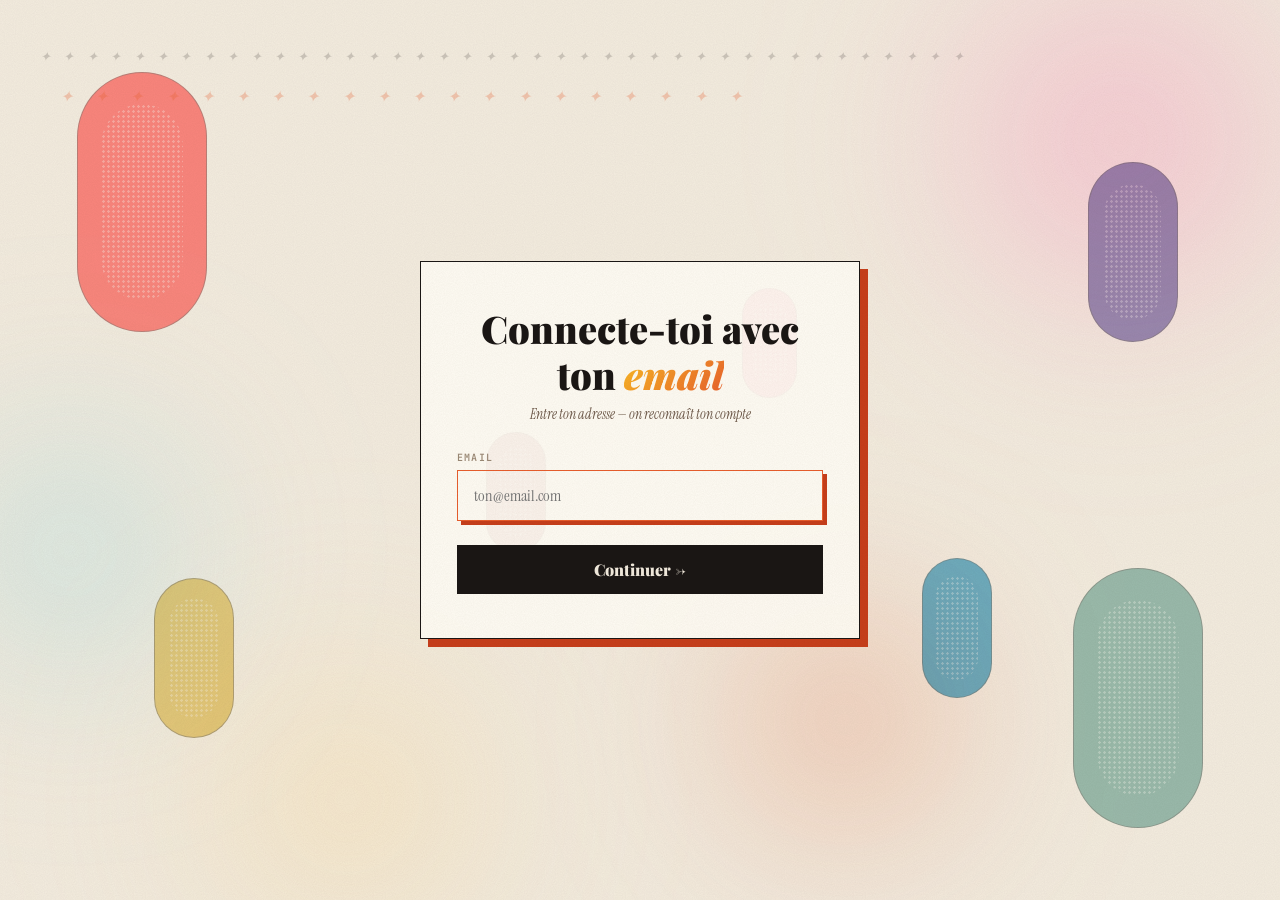
<file: index.html>
<!DOCTYPE html>
<html lang="fr">
<head>
<meta charset="UTF-8">
<meta name="viewport" content="width=device-width,initial-scale=1,maximum-scale=1,viewport-fit=cover">
<title>Tracking · Djibril</title>
<link rel="preconnect" href="https://fonts.googleapis.com">
<link rel="preconnect" href="https://fonts.gstatic.com" crossorigin>
<link href="https://fonts.googleapis.com/css2?family=Instrument+Serif:ital@0;1&family=Playfair+Display:wght@400;700;900&family=JetBrains+Mono:wght@400;500;600&family=Inter:wght@400;500;600;700&display=swap" rel="stylesheet">
<style>
/* ═══════════════════ DESIGN TOKENS ═══════════════════ */
:root{
  --paper:#f3ecdf;--paper-2:#e9e0cf;--paper-soft:#faf6ee;
  --ink:#1a1614;--ink-2:#3a322c;--ink-3:#6e5a4a;--ink-4:#9b8975;
  --ember:#e85d2c;--ember-deep:#c73e1a;--gold:#d4951a;--plum:#6b3a4f;
  --blood:#b42837;--cyan:#4aa9c4;--jade:#1d8a6f;
  --serif:'Instrument Serif',Georgia,serif;--display:'Playfair Display',Georgia,serif;
  --mono:'JetBrains Mono',ui-monospace,monospace;--body:'Inter',system-ui,sans-serif;
  --r-sm:6px;--r-md:10px;--r-lg:16px;--r-pill:999px;
  --grad-ember:linear-gradient(135deg,#fbbf24,#e85d2c);
  --grad-capsule:linear-gradient(135deg,#ff6bb0,#ffd684,#78d5e8);
}
*,*::before,*::after{box-sizing:border-box;margin:0;padding:0}
html{scroll-behavior:smooth;-webkit-font-smoothing:antialiased}
body{font-family:var(--body);font-size:15px;color:var(--ink-2);background:var(--paper);min-height:100vh;overflow-x:hidden;position:relative}
::selection{background:var(--ember);color:var(--paper-soft)}

/* ═══════════════════ COSMOS RICH ═══════════════════ */
.cosmos{position:fixed;inset:0;z-index:0;pointer-events:none;overflow:hidden}
.cosmos .orb{position:absolute;border-radius:50%;filter:blur(80px);opacity:.35;mix-blend-mode:multiply;animation:orb-float 24s ease-in-out infinite}
.cosmos .orb.o1{width:520px;height:520px;top:-120px;right:-100px;background:radial-gradient(circle,#ff6bb0 0%,transparent 65%)}
.cosmos .orb.o2{width:440px;height:440px;bottom:-120px;left:10%;background:radial-gradient(circle,#ffd684 0%,transparent 65%);animation-duration:28s;animation-delay:-6s}
.cosmos .orb.o3{width:380px;height:380px;top:40%;left:-120px;background:radial-gradient(circle,#78d5e8 0%,transparent 65%);animation-duration:26s;animation-delay:-12s}
.cosmos .orb.o4{width:360px;height:360px;top:60%;right:20%;background:radial-gradient(circle,#e85d2c 0%,transparent 65%);animation-duration:30s;animation-delay:-3s}
@keyframes orb-float{0%,100%{transform:translate(0,0) scale(1)}33%{transform:translate(40px,-30px) scale(1.08)}66%{transform:translate(-30px,40px) scale(.95)}}

/* Capsules offset */
.cosmos .cap{position:absolute;border-radius:999px;border:1.5px solid rgba(26,22,20,.5);mix-blend-mode:multiply;opacity:.55;filter:saturate(1.5)}
.cosmos .cap::after{content:"";position:absolute;inset:12% 18%;border-radius:999px;background-image:radial-gradient(circle,rgba(255,255,255,.3) 1px,transparent 1.5px);background-size:5px 5px;mix-blend-mode:screen}
.cosmos .cap.c1{background:#C73E3A;width:130px;height:260px;top:8%;left:6%;animation:cap-f1 38s ease-in-out infinite}
.cosmos .cap.c2{background:#4B3F72;width:90px;height:180px;top:18%;right:8%;animation:cap-f2 44s ease-in-out infinite -6s}
.cosmos .cap.c3{background:#C8A951;width:80px;height:160px;bottom:18%;left:12%;animation:cap-f3 36s ease-in-out infinite -12s}
.cosmos .cap.c4{background:#5E8B7E;width:130px;height:260px;bottom:8%;right:6%;animation:cap-f1 42s ease-in-out infinite -3s}
.cosmos .cap.c5{background:#722F37;width:60px;height:120px;top:48%;left:38%;animation:cap-f2 30s ease-in-out infinite -14s}
.cosmos .cap.c6{background:#1B6E8C;width:70px;height:140px;top:62%;left:72%;animation:cap-f3 40s ease-in-out infinite -8s}
.cosmos .cap.c7{background:#B95174;width:55px;height:110px;top:32%;left:58%;animation:cap-f1 32s ease-in-out infinite -18s}
@keyframes cap-f1{0%,100%{transform:translate3d(0,0,0) rotate(-15deg)}50%{transform:translate3d(40px,-60px,0) rotate(8deg)}}
@keyframes cap-f2{0%,100%{transform:translate3d(0,0,0) rotate(25deg)}50%{transform:translate3d(-50px,70px,0) rotate(-18deg)}}
@keyframes cap-f3{0%,100%{transform:translate3d(0,0,0) rotate(38deg)}50%{transform:translate3d(60px,-40px,0) rotate(-22deg)}}

/* Typographic stars */
.cosmos .stars{position:absolute;inset:0;font-family:var(--serif);font-style:italic;color:rgba(26,22,20,.18);letter-spacing:.4em;line-height:2.6;font-size:13px;padding:40px;white-space:pre-wrap;animation:twinkle 8s steps(8) infinite;user-select:none}
.cosmos .stars.mid{color:rgba(232,93,44,.28);font-size:16px;letter-spacing:.6em;line-height:3.4;animation:twinkle 11s steps(6) infinite reverse;transform:translate(20px,30px)}
@keyframes twinkle{0%,100%{opacity:1}25%{opacity:.4}50%{opacity:.8}75%{opacity:.3}}

/* Shooting text */
.cosmos .shoot{position:absolute;font-family:var(--serif);font-style:italic;font-size:48px;letter-spacing:-.03em;color:transparent;-webkit-text-stroke:1px rgba(232,93,44,.85);white-space:nowrap;opacity:0;transform:translate3d(110vw,0,0) skewX(-8deg);animation:fly 11s linear infinite}
.cosmos .shoot::after{content:"";position:absolute;top:50%;left:100%;margin-left:8px;width:160px;height:1.5px;background:linear-gradient(90deg,rgba(232,93,44,.7),transparent);transform:translateY(-50%)}
.cosmos .shoot.s1{top:18%;animation-duration:9s}
.cosmos .shoot.s2{top:62%;animation-duration:11s;animation-delay:4s;-webkit-text-stroke-color:rgba(74,60,140,.85)}
.cosmos .shoot.s3{top:82%;animation-duration:12s;animation-delay:8s;-webkit-text-stroke-color:rgba(212,149,26,.85)}
@keyframes fly{0%{transform:translate3d(110vw,0,0) skewX(-8deg);opacity:0}10%{opacity:1}90%{opacity:1}100%{transform:translate3d(-50vw,0,0) skewX(-8deg);opacity:0}}

.grain{position:fixed;inset:0;z-index:1000;pointer-events:none;mix-blend-mode:multiply;opacity:.06;background-image:url("data:image/svg+xml,%3Csvg xmlns='http://www.w3.org/2000/svg' width='240' height='240'%3E%3Cfilter id='n'%3E%3CfeTurbulence type='fractalNoise' baseFrequency='0.9' numOctaves='3' seed='5'/%3E%3CfeColorMatrix values='0 0 0 0 0.1 0 0 0 0 0.07 0 0 0 0 0.04 0 0 0 1 0'/%3E%3C/filter%3E%3Crect width='100%25' height='100%25' filter='url(%23n)'/%3E%3C/svg%3E")}

@media(prefers-reduced-motion:reduce){.cosmos .orb,.cosmos .cap,.cosmos .shoot{animation:none}}

/* ═══════════════════ LOGIN ═══════════════════ */
.login-wrapper{min-height:100vh;display:flex;align-items:center;justify-content:center;position:relative;z-index:2;padding:24px}
.login-card{background:rgba(255,252,245,.92);border:1.5px solid var(--ink);box-shadow:8px 8px 0 var(--ember-deep);padding:44px 36px;width:100%;max-width:440px;text-align:center;position:relative;z-index:2}
.login-card h1{font-family:var(--display);font-weight:900;font-size:clamp(26px,4vw,38px);color:var(--ink);margin-bottom:8px;line-height:1.2}
.login-card h1 em{font-style:italic;background:var(--grad-ember);-webkit-background-clip:text;-webkit-text-fill-color:transparent}
.login-card .sub{font-family:var(--serif);font-style:italic;font-size:14px;color:var(--ink-3);margin-bottom:28px}
.field{margin-bottom:16px;text-align:left}
.field label{display:block;font-family:var(--mono);font-size:10px;font-weight:600;color:var(--ink-4);text-transform:uppercase;letter-spacing:.12em;margin-bottom:6px}
.field input{width:100%;padding:14px 16px;border:1.5px solid var(--ink);font-family:var(--serif);font-size:16px;background:transparent;color:var(--ink);outline:none;-webkit-appearance:none;border-radius:0}
.field input:focus{border-color:var(--ember);box-shadow:4px 4px 0 var(--ember-deep)}
.btn-enter{width:100%;padding:14px;background:var(--ink);color:var(--paper);border:none;font-family:var(--display);font-weight:900;font-size:16px;cursor:pointer;transition:all .15s;margin-top:8px}
.btn-enter:hover{transform:translate(-2px,-2px);box-shadow:4px 4px 0 var(--ember-deep)}
.btn-enter:disabled{opacity:.5;cursor:not-allowed;transform:none}
.error-msg{background:rgba(185,28,28,.1);color:var(--blood);padding:12px;font-size:13px;margin-bottom:16px;border:1px solid var(--blood)}
.success-msg{background:rgba(39,166,68,.1);color:#27a644;padding:12px;font-size:14px;margin-bottom:16px;text-align:center;border:1px solid #27a644}
#name-fields{display:none;animation:fadeIn .3s ease}
@keyframes fadeIn{from{opacity:0;transform:translateY(-8px)}to{opacity:1;transform:translateY(0)}}

/* ═══════════════════ SIDEBAR DOCK ═══════════════════ */
.dock{position:fixed;right:16px;top:50%;transform:translateY(-50%);z-index:200;display:flex;flex-direction:column;gap:4px}
.dock-pill{display:flex;align-items:center;gap:10px;padding:10px 14px;border-radius:var(--r-pill);cursor:pointer;transition:all .25s;color:var(--ink-3);font-family:var(--mono);font-size:11px;font-weight:500;letter-spacing:.04em;white-space:nowrap;text-decoration:none;position:relative;background:rgba(243,236,223,.88);backdrop-filter:blur(12px);-webkit-backdrop-filter:blur(12px);border:1px solid rgba(26,22,20,.1)}
.dock-pill:hover{background:var(--ink);color:var(--paper);transform:translateX(-4px)}
.dock-pill.active{background:var(--ink);color:var(--paper);box-shadow:0 4px 20px rgba(26,22,20,.25)}
.dock-pill .pill-icon{font-size:16px;line-height:1}
.dock-pill .pill-dot{width:5px;height:5px;border-radius:50%;background:var(--ember);opacity:0;margin-left:auto}
.dock-pill.active .pill-dot{opacity:1}
@media(max-width:860px){
  .dock{display:none}
}

/* ═══════════════════ APP LAYOUT ═══════════════════ */
.app{position:relative;z-index:1;min-height:100vh;padding-bottom:100px;padding-top:14px}
.app-header{display:flex;align-items:center;justify-content:space-between;padding:12px 20px;position:sticky;top:0;z-index:150;background:rgba(243,236,223,.9);backdrop-filter:blur(14px);-webkit-backdrop-filter:blur(14px);border-bottom:1px solid rgba(26,22,20,.08)}
.app-brand{font-family:var(--display);font-weight:900;font-size:18px;color:var(--ink);letter-spacing:-.02em}
.user-chip{display:flex;align-items:center;gap:8px;font-size:12px;color:var(--ink-2);cursor:pointer;padding:6px 14px;border-radius:var(--r-pill);background:rgba(232,93,44,.08);border:none;font-family:var(--body)}
.app-main{max-width:780px;margin:0 auto;padding:24px 20px}

/* ═══════════════════ PAGE IDENTITY ═══════════════════ */
.page-id{display:flex;justify-content:space-between;align-items:flex-start;margin-bottom:20px;flex-wrap:wrap;gap:12px}
.page-id h1{font-family:var(--display);font-weight:900;font-size:clamp(36px,5vw,56px);color:var(--ink);line-height:1.1;letter-spacing:-.02em}
.page-id h1 em{font-style:italic;color:var(--ember)}
.page-id .date-block{text-align:right;font-family:var(--serif);font-style:italic}
.page-id .date-block .d-day{font-size:13px;color:var(--ink-4);text-transform:uppercase;letter-spacing:.08em}
.page-id .date-block .d-num{font-size:clamp(40px,6vw,64px);font-weight:700;color:var(--ink);line-height:1}
.page-id .date-block .d-month{font-size:14px;color:var(--ink-3)}

/* ═══════════════════ SECTIONS ═══════════════════ */
.section{display:none}
.section.active{display:block;animation:fadeIn .3s ease}

/* ═══════════════════ KPI ROW ═══════════════════ */
.kpi-row{display:grid;grid-template-columns:repeat(4,1fr);gap:10px;margin-bottom:20px}
@media(max-width:600px){.kpi-row{grid-template-columns:repeat(2,1fr)}}
.kpi-card{background:rgba(255,252,245,.85);border:1px solid rgba(26,22,20,.12);padding:14px;text-align:center}
.kpi-card .kpi-num{font-family:var(--display);font-weight:900;font-size:24px;color:var(--ink);line-height:1}
.kpi-card .kpi-label{font-family:var(--mono);font-size:9px;text-transform:uppercase;letter-spacing:.12em;color:var(--ink-4);margin-top:4px}
.kpi-card .kpi-delta{font-size:11px;color:var(--jade);margin-top:2px}

/* ═══════════════════ DAY GRID ═══════════════════ */
.day-grid{display:grid;grid-template-columns:repeat(7,1fr);gap:4px;margin:16px 0}
.day-cell{aspect-ratio:1;border:1px solid rgba(26,22,20,.15);display:flex;flex-direction:column;align-items:center;justify-content:center;font-family:var(--mono);font-size:10px;cursor:pointer;transition:all .15s;border-radius:var(--r-sm);position:relative}
.day-cell:hover{transform:scale(1.05)}
.day-cell .d-num{font-weight:600;font-size:13px}
.day-cell .d-day{font-size:9px;opacity:.6}
.day-filled{background:var(--ember);color:#fff;border-color:var(--ember)}
.day-missed{background:rgba(26,22,20,.04);color:var(--ink-4)}
.day-modified{background:var(--gold);color:#fff;border-color:var(--gold)}
.day-modified::after{content:'M';position:absolute;top:2px;right:3px;font-size:7px;font-weight:700}
.day-today{border:2px solid var(--ember)!important;box-shadow:0 0 0 2px rgba(232,93,44,.2)}
.day-future{background:transparent;border-style:dashed;color:var(--ink-4)}

/* ═══════════════════ FORMULA PILL ═══════════════════ */
.formula-pill{display:flex;align-items:center;gap:6px;font-family:var(--mono);font-size:10px;color:var(--ink-4);flex-wrap:wrap}
.formula-pill .fp{display:inline-block;padding:3px 10px;border-radius:var(--r-pill);font-weight:600;color:#fff;font-size:10px}
.fp-calls{background:var(--ember)}
.fp-dm{background:var(--plum)}
.fp-vid{background:var(--cyan)}
.fp-live{background:var(--blood)}

/* ═══════════════════ CARD TODAY ═══════════════════ */
.card-today{background:rgba(255,252,245,.85);border:2px solid var(--ember);padding:22px;margin-bottom:16px;border-radius:0}
.card-today h3{font-family:var(--display);font-weight:900;font-size:18px;margin-bottom:16px;color:var(--ink)}
.badge-pulse{display:inline-flex;align-items:center;gap:8px;background:rgba(232,93,44,.08);color:var(--ember);padding:5px 14px;border-radius:var(--r-pill);font-size:11px;font-weight:600;margin-bottom:14px;font-family:var(--mono);text-transform:uppercase;letter-spacing:.06em}
.badge-pulse::before{content:'';width:7px;height:7px;border-radius:50%;background:var(--ember);animation:pulse 1.5s ease-in-out infinite}
@keyframes pulse{0%,100%{opacity:1}50%{opacity:.3}}

.field-row{display:grid;grid-template-columns:1fr 1fr;gap:12px;margin-bottom:10px}
@media(max-width:400px){.field-row{grid-template-columns:1fr}}
.field-row .field input{text-align:center;font-size:18px;font-weight:600;font-family:var(--mono)}

/* Live toggle */
.live-toggle{display:flex;align-items:center;gap:10px;margin:16px 0 20px}
.live-toggle .live-label{font-weight:600;font-size:13px;color:var(--ink-2);display:flex;align-items:center;gap:6px;font-family:var(--mono);text-transform:uppercase;letter-spacing:.08em}
.live-toggle .live-icon{width:10px;height:10px;border-radius:50%;background:var(--ink-4);transition:all .3s}
.live-toggle .live-icon.active{background:#ff3b30;box-shadow:0 0 8px rgba(255,59,48,.6);animation:pulse 1s ease-in-out infinite}
.live-toggle button{padding:10px 22px;border-radius:var(--r-pill);border:1.5px solid var(--ink);background:transparent;color:var(--ink-3);cursor:pointer;font-weight:600;font-size:13px;transition:all .2s;min-width:60px;font-family:var(--mono)}
.live-toggle button.active{background:var(--blood);border-color:var(--blood);color:#fff}
.btn-save{width:100%;padding:14px;background:var(--ink);color:var(--paper);border:none;font-family:var(--display);font-weight:900;font-size:15px;cursor:pointer;transition:all .15s}
.btn-save:hover{transform:translateY(-2px);box-shadow:0 4px 12px rgba(26,22,20,.2)}
.btn-save:disabled{opacity:.4;cursor:not-allowed;transform:none}

/* ═══════════════════ RECAP ═══════════════════ */
.recap{margin:20px 0;padding:18px;background:rgba(255,252,245,.6);border:1px solid rgba(26,22,20,.08)}
.recap h4{font-family:var(--display);font-weight:900;font-size:16px;margin-bottom:10px;color:var(--ink)}
.recap-row{display:flex;justify-content:space-between;align-items:center;padding:6px 0;border-bottom:1px solid rgba(26,22,20,.06);font-size:13px}
.recap-label{color:var(--ink-3)}
.recap-value{font-weight:700;color:var(--ink)}
.recap-total{text-align:right;font-family:var(--display);font-weight:900;font-size:36px;color:var(--ember);margin-top:10px}

/* ═══════════════════ LEADERBOARD ═══════════════════ */
.podium{display:flex;justify-content:center;align-items:flex-end;gap:12px;margin:24px 0;min-height:180px}
.podium-spot{text-align:center;width:100px}
.podium-spot .p-avatar{width:64px;height:64px;border-radius:50%;margin:0 auto 8px;display:flex;align-items:center;justify-content:center;font-family:var(--display);font-weight:900;font-size:24px;color:#fff}
.podium-spot .p-bar{width:100%;border-radius:var(--r-sm) var(--r-sm) 0 0;transition:height .8s ease}
.podium-spot .p-name{font-weight:700;font-size:13px;margin-top:4px}
.podium-spot .p-pts{font-family:var(--mono);font-size:11px;color:var(--ink-4)}
.p-spot1 .p-bar{height:120px;background:var(--grad-ember)}
.p-spot1 .p-avatar{background:var(--grad-capsule);width:80px;height:80px;font-size:30px}
.p-spot2 .p-bar{height:90px;background:linear-gradient(135deg,#d4d4d4,#a0a0a0)}
.p-spot3 .p-bar{height:70px;background:linear-gradient(135deg,#cd7f32,#a0522d)}

/* ═══════════════════ BIBLIO ═══════════════════ */
.search-hero{background:rgba(255,252,245,.92);border:2px solid var(--ink);box-shadow:6px 6px 0 var(--ember-deep);padding:18px 20px;margin-bottom:22px}
.search-hero input{font-family:var(--serif);font-style:italic;font-size:clamp(1rem,2.4vw,1.3rem);background:transparent;border:none;outline:none;width:100%;color:var(--ink)}
.search-hero input::placeholder{color:rgba(58,50,44,.4)}
.tag-cloud{display:flex;flex-wrap:wrap;gap:8px;margin-bottom:20px;padding:14px;background:rgba(255,252,245,.5);border:1px dashed rgba(26,22,20,.3)}
.tag{font-family:var(--mono);font-size:11px;letter-spacing:.06em;padding:6px 12px;cursor:pointer;background:rgba(26,22,20,.06);color:var(--ink-2);border:1px solid transparent;transition:.15s}
.tag:hover,.tag.on{background:var(--ember-deep);color:var(--paper);transform:translateY(-1px)}
.rcard{background:rgba(255,252,245,.92);border:1.5px solid var(--ink);padding:16px 18px;margin-bottom:10px;transition:all .15s}
.rcard:hover{transform:translate(-2px,-2px);box-shadow:4px 4px 0 var(--ember-deep)}
.rcard h4{font-family:var(--display);font-weight:900;font-size:16px;margin-bottom:4px;color:var(--ink)}
.rcard p{font-size:13px;color:var(--ink-3);margin-bottom:8px}
.rcard .rtag{display:inline-block;padding:2px 10px;font-family:var(--mono);font-size:9px;letter-spacing:.08em;text-transform:uppercase;margin-right:6px;border:1px solid rgba(26,22,20,.2)}
.rtag.video{color:var(--ember);border-color:var(--ember)}
.rtag.article{color:var(--plum);border-color:var(--plum)}
.rtag.outil{color:var(--cyan);border-color:var(--cyan)}

/* ═══════════════════ CONSOLE / QUESTIONS ═══════════════════ */
.counter-bar{display:flex;gap:8px;margin-bottom:18px;flex-wrap:wrap}
.counter{flex:1;min-width:100px;background:rgba(255,252,245,.85);border:1.5px solid var(--ink);padding:10px 12px}
.counter b{font-family:var(--display);font-weight:900;font-size:1.6rem;display:block;line-height:1}
.counter span{font-family:var(--mono);font-size:9px;letter-spacing:.14em;text-transform:uppercase;color:var(--ink-4)}
.qcard{background:rgba(255,252,245,.92);border:1.5px solid var(--ink);padding:14px 16px;margin-bottom:8px;cursor:pointer;transition:all .15s;display:flex;gap:12px;align-items:flex-start}
.qcard:hover{transform:translate(-2px,-2px);box-shadow:4px 4px 0 var(--ember-deep)}
.qcard .q-av{width:42px;height:42px;border-radius:50%;background:var(--ink);color:var(--paper);font-family:var(--display);font-weight:900;font-size:1rem;display:flex;align-items:center;justify-content:center;flex-shrink:0}
.qcard .q-body{flex:1}
.qcard .q-name{font-weight:700;font-size:13px;margin-bottom:2px}
.qcard .q-text{font-size:12px;color:var(--ink-3)}
.qcard .q-meta{font-family:var(--mono);font-size:9px;color:var(--ink-4);margin-top:4px}

/* ═══════════════════ BOTTOM NAV (mobile) ═══════════════════ */
.bottom-nav{display:none;position:fixed;bottom:0;left:0;right:0;z-index:200;background:rgba(243,236,223,.95);backdrop-filter:blur(20px);-webkit-backdrop-filter:blur(20px);border-top:1px solid rgba(26,22,20,.1);padding:6px 0 env(safe-area-inset-bottom,6px);justify-content:space-around}
.bottom-nav .nav-item{display:flex;flex-direction:column;align-items:center;gap:2px;padding:6px 8px;border:none;background:none;cursor:pointer;color:var(--ink-4);font-family:var(--mono);font-size:9px;letter-spacing:.04em;min-width:52px;transition:all .15s}
.bottom-nav .nav-item .nav-icon{font-size:18px;line-height:1}
.bottom-nav .nav-item.active{color:var(--ember)}
.bottom-nav .nav-item .nav-dot{width:3px;height:3px;border-radius:50%;background:var(--ember);opacity:0}
.bottom-nav .nav-item.active .nav-dot{opacity:1}
@media(max-width:860px){.bottom-nav{display:flex}}

/* ═══════════════════ TABLE ═══════════════════ */
table{width:100%;border-collapse:collapse;margin:12px 0}
th{text-align:left;padding:8px 10px;font-family:var(--mono);font-size:9px;text-transform:uppercase;letter-spacing:.1em;color:var(--ink-4);border-bottom:1px solid rgba(26,22,20,.15)}
td{padding:10px;border-bottom:1px solid rgba(26,22,20,.06);font-size:13px}
tr:hover td{background:rgba(232,93,44,.04)}
.empty-state{text-align:center;padding:48px 16px;color:var(--ink-4);font-family:var(--serif);font-style:italic;font-size:15px}

/* ═══════════════════ ASK BOX ═══════════════════ */
.ask-box{background:rgba(255,252,245,.85);border:1.5px solid var(--ink);padding:16px;margin-bottom:16px}
.ask-box textarea{width:100%;padding:12px;border:1px solid rgba(26,22,20,.15);font-family:var(--serif);font-size:14px;resize:vertical;min-height:80px;background:transparent;color:var(--ink);border-radius:0}
.ask-box textarea:focus{outline:none;border-color:var(--ember)}

/* History table */
.history-table{width:100%;border-collapse:collapse;font-size:11px}
.history-table th{font-size:9px}
.history-table td{padding:6px 8px;font-size:11px}
@media(max-width:500px){.history-table th:nth-child(5),.history-table td:nth-child(5),.history-table th:nth-child(6),.history-table td:nth-child(6){display:none}}

.date-nav{display:flex;align-items:center;gap:10px;margin:8px 0 16px}
.date-nav button{background:transparent;border:1px solid rgba(26,22,20,.2);padding:6px 12px;font-family:var(--mono);font-size:11px;cursor:pointer;color:var(--ink-3);border-radius:var(--r-sm)}
.date-nav button:hover{background:var(--ink);color:var(--paper)}
.date-nav .today-btn{background:rgba(232,93,44,.08);color:var(--ember);border-color:var(--ember);font-weight:600}
.date-nav .date-display{font-family:var(--serif);font-style:italic;font-size:16px;font-weight:700;color:var(--ink);min-width:120px;text-align:center}

@media(min-width:861px){.app-main{padding-right:80px}}
</style>
</head>
<body>

<!-- COSMOS -->
<div class="cosmos"><div class="orb o1"></div><div class="orb o2"></div><div class="orb o3"></div><div class="orb o4"></div><div class="cap c1"></div><div class="cap c2"></div><div class="cap c3"></div><div class="cap c4"></div><div class="cap c5"></div><div class="cap c6"></div><div class="cap c7"></div><div class="stars">✦ ✦ ✦ ✦ ✦ ✦ ✦ ✦ ✦ ✦ ✦ ✦ ✦ ✦ ✦ ✦ ✦ ✦ ✦ ✦ ✦ ✦ ✦ ✦ ✦ ✦ ✦ ✦ ✦ ✦ ✦ ✦ ✦ ✦ ✦ ✦ ✦ ✦ ✦ ✦</div><div class="stars mid">✦ ✦ ✦ ✦ ✦ ✦ ✦ ✦ ✦ ✦ ✦ ✦ ✦ ✦ ✦ ✦ ✦ ✦ ✦ ✦</div><div class="shoot s1">Ember</div><div class="shoot s2">Forge</div><div class="shoot s3">Cosmos</div></div>
<div class="grain"></div>

<div id="app"></div>

<!-- SIDEBAR DOCK (desktop) -->
<nav class="dock" id="dock">
  <button class="dock-pill active" data-page="fiche"><span class="pill-icon">◈</span>Fiche<span class="pill-dot"></span></button>
  <button class="dock-pill" data-page="classement"><span class="pill-icon">✦</span>Classement<span class="pill-dot"></span></button>
  <button class="dock-pill" data-page="biblio"><span class="pill-icon">◐</span>Bibliothèque<span class="pill-dot"></span></button>
  <button class="dock-pill" data-page="zone"><span class="pill-icon">⟡</span>Ma Zone<span class="pill-dot"></span></button>
  <button class="dock-pill" data-page="briefing"><span class="pill-icon">◳</span>Briefing<span class="pill-dot"></span></button>
  <button class="dock-pill" data-page="console"><span class="pill-icon">⬡</span>Questions<span class="pill-dot"></span></button>
</nav>

<!-- BOTTOM NAV (mobile) -->
<nav class="bottom-nav" id="bottom-nav" style="display:none">
  <button class="nav-item active" data-page="fiche"><span class="nav-icon">◈</span>Fiche<span class="nav-dot"></span></button>
  <button class="nav-item" data-page="classement"><span class="nav-icon">✦</span>Class<span class="nav-dot"></span></button>
  <button class="nav-item" data-page="biblio"><span class="nav-icon">◐</span>Biblio<span class="nav-dot"></span></button>
  <button class="nav-item" data-page="zone"><span class="nav-icon">⟡</span>Zone<span class="nav-dot"></span></button>
  <button class="nav-item" data-page="console"><span class="nav-icon">⬡</span>Quest<span class="nav-dot"></span></button>
</nav>

<script>
var API='https://nbnbsljqtolzzuqnkyae.supabase.co/functions/v1/tracking-app/api';
var currentUser=null,currentPage='fiche',selectedDate=new Date().toISOString().slice(0,10);

// ═══════════════════ COSMOS TEXT ═══════════════════
(function(){
  var words=['FORGER','LE FEU','EMBER','COSMOS','BRAISE','AUDACE','FORCE','IMPACT','ÉCLAT','MOUVEMENT'];
  var ss=document.querySelectorAll('.cosmos .shoot');
  setInterval(function(){
    ss.forEach(function(s){s.textContent=words[Math.floor(Math.random()*words.length)];});
  },11000);
})();

// ═══════════════════ SMART LOGIN ═══════════════════
async function checkEmail(email){
  email=email.toLowerCase().trim();
  var res=await fetch(API+'/auth',{method:'POST',headers:{'Content-Type':'application/json'},body:JSON.stringify({email:email,firstName:'_CHECK_',lastName:'_CHECK_'})});
  if(!res.ok)return null;return await res.json();
}

async function login(email,firstName,lastName){
  var res=await fetch(API+'/auth',{method:'POST',headers:{'Content-Type':'application/json'},body:JSON.stringify({email:email,firstName:firstName,lastName:lastName})});
  if(!res.ok){var err=await res.json();throw new Error(err.detail||err.error||'Erreur');}
  var data=await res.json();
  localStorage.setItem('dj_token',data.token);localStorage.setItem('dj_user',JSON.stringify(data.student));
  currentUser=data.student;render();
}

function logout(){localStorage.removeItem('dj_token');localStorage.removeItem('dj_user');currentUser=null;render();}

async function apiCall(method,path,body){
  var h={'Content-Type':'application/json','Authorization':'Bearer '+localStorage.getItem('dj_token')};
  var opts={method:method,headers:h};if(body)opts.body=JSON.stringify(body);
  var res=await fetch(API+path,opts);
  if(res.status===401){logout();return null;}return res.json();
}

// ═══════════════════ RENDER ═══════════════════
function render(){
  var root=document.getElementById('app');
  var nav=document.getElementById('bottom-nav');
  var dock=document.getElementById('dock');
  if(!currentUser){
    nav.style.display='none';if(dock)dock.style.display='none';
    root.innerHTML=renderLogin();bindLoginEvents();
  }else{
    if(dock)dock.style.display=window.innerWidth>860?'flex':'none';
    nav.style.display=window.innerWidth>860?'none':'flex';
    root.innerHTML=renderApp();bindAppEvents();loadCurrentPage();
  }
}

function renderLogin(){
  var saved=localStorage.getItem('dj_saved_email')||'';
  return '<div class="login-wrapper"><div class="login-card">'+
    '<h1>Connecte-toi avec ton <em>email</em></h1>'+
    '<p class="sub">Entre ton adresse — on reconnaît ton compte</p>'+
    '<div id="login-error"></div><div id="login-msg" style="display:none;text-align:center;padding:8px;margin-bottom:8px;font-size:13px"></div>'+
    '<div class="field"><label>Email</label><input type="email" id="login-email" placeholder="ton@email.com" autocomplete="email" autofocus value="'+escAttr(saved)+'"></div>'+
    '<div id="name-fields"><div class="field"><label>Prénom</label><input type="text" id="login-name" placeholder="Jean" autocomplete="given-name"></div><div class="field"><label>Nom</label><input type="text" id="login-last" placeholder="Dupont" autocomplete="family-name"></div></div>'+
    '<button class="btn-enter" id="btn-login">Continuer →</button>'+
  '</div></div>';
}

function bindLoginEvents(){
  var emailField=document.getElementById('login-email');
  var nameFields=document.getElementById('name-fields');
  var msg=document.getElementById('login-msg');
  var checking=false;

  emailField.addEventListener('blur',async function(){
    var email=emailField.value.trim();if(!email||checking)return;checking=true;
    try{
      var data=await checkEmail(email);
      if(data&&data.student){nameFields.style.display='none';msg.style.display='block';msg.style.background='rgba(39,166,68,.1)';msg.style.color='#27a644';msg.textContent='👋 Re-bonjour '+data.student.first_name+' ! Clique pour entrer';}
      else{nameFields.style.display='block';msg.style.display='block';msg.style.background='rgba(232,93,44,.08)';msg.style.color='var(--ember)';msg.textContent='✨ Nouveau ! Remplis ton prénom et nom';}
    }catch(e){nameFields.style.display='block';}checking=false;
  });

  document.getElementById('btn-login').addEventListener('click',async function(){
    var email=emailField.value.trim();if(!email)return;
    var name=document.getElementById('login-name')?document.getElementById('login-name').value.trim():'';
    var last=document.getElementById('login-last')?document.getElementById('login-last').value.trim():'';
    if(nameFields.style.display==='none'||nameFields.offsetHeight===0){name='_AUTO_';last='_AUTO_';}
    if(!name||!last){nameFields.style.display='block';document.getElementById('login-error').innerHTML='<div class="error-msg">Entre ton prénom et ton nom</div>';return;}
    var btn=document.getElementById('btn-login');btn.disabled=true;btn.textContent='Connexion...';
    try{localStorage.setItem('dj_saved_email',email);await login(email,name,last);}catch(e){document.getElementById('login-error').innerHTML='<div class="error-msg">'+e.message+'</div>';btn.disabled=false;btn.textContent='Continuer →';}
  });
}

// ═══════════════════ APP ═══════════════════
function renderApp(){
  return '<div class="app">'+
    '<header class="app-header"><div class="app-brand">Tracking</div><button class="user-chip" id="btn-logout">'+esc(currentUser.first_name)+' ↵</button></header>'+
    '<main class="app-main"><div id="msg-area"></div>'+
      // FICHE
      '<div id="section-fiche" class="section active">'+
        '<div class="page-id"><h1>Ma <em>fiche</em></h1><div class="date-block"><div class="d-day" id="today-label"></div><div class="d-num" id="today-num"></div><div class="d-month" id="today-month"></div></div></div>'+
        '<div class="formula-pill"><span style="opacity:.6">Formule</span><span class="fp fp-calls">Calls ×2</span><span class="fp fp-dm">DM ×1</span><span class="fp fp-vid">Vidéos ×3</span><span class="fp fp-live">Live ×5</span></div>'+
        '<div class="date-nav">'+
          '<button id="btn-prev">◀</button><span class="date-display" id="date-display"></span><button id="btn-next">▶</button><button class="today-btn" id="btn-today">Aujourd\'hui</button>'+
        '</div>'+
        '<div class="card-today">'+
          '<div class="badge-pulse">Aujourd\'hui — à remplir</div>'+
          '<div class="field-row"><div class="field"><label>Calls</label><input type="number" id="field-calls" min="0" value="0" inputmode="numeric"></div><div class="field"><label>DM</label><input type="number" id="field-dm" min="0" value="0" inputmode="numeric"></div></div>'+
          '<div class="field-row"><div class="field"><label>Vidéos</label><input type="number" id="field-videos" min="0" value="0" inputmode="numeric"></div><div class="field"><label>CA (€)</label><input type="number" id="field-ca" min="0" step="0.01" value="0" inputmode="decimal"></div></div>'+
          '<div class="live-toggle"><span class="live-label"><span class="live-icon" id="live-icon"></span>Live</span><button id="btn-live-no" class="active">Non</button><button id="btn-live-yes">Oui</button></div>'+
          '<button class="btn-save" id="btn-save">Enregistrer</button><p style="font-size:10px;color:var(--ink-4);margin-top:8px;text-align:center" id="lockout-msg"></p>'+
        '</div>'+
        '<div class="recap" id="recap-area"></div>'+
        '<h4 style="font-family:var(--display);font-weight:900;font-size:16px;margin:24px 0 8px">Historique</h4><div id="history-table"></div>'+
      '</div>'+
      // CLASSEMENT
      '<div id="section-classement" class="section">'+
        '<div class="page-id"><h1>Le <em>classement</em></h1></div>'+
        '<div id="podium-area"></div><div id="leaderboard-table"></div>'+
      '</div>'+
      // BIBLIO
      '<div id="section-biblio" class="section">'+
        '<div class="page-id"><h1>Biblio<em>thèque</em></h1></div>'+
        '<div class="search-hero"><input type="search" id="biblio-search" placeholder="Rechercher une ressource..."><div style="font-family:var(--mono);font-size:9px;letter-spacing:.12em;text-transform:uppercase;color:var(--ink-4);margin-top:6px">Tape un mot-clé — closing · DM · objection · mindset</div></div>'+
        '<div class="tag-cloud"><button class="tag on">Tous</button><button class="tag">Closing</button><button class="tag">DM</button><button class="tag">Scripts</button><button class="tag">Vidéos</button><button class="tag">Mindset</button><button class="tag">Live</button></div>'+
        '<div id="biblio-results"></div>'+
      '</div>'+
      // MA ZONE
      '<div id="section-zone" class="section">'+
        '<div class="page-id"><h1>Ma <em>Zone</em></h1></div>'+
        '<div class="search-hero"><input type="search" id="zone-search" placeholder="Trouve une fiche, un script, une date..."><div style="font-family:var(--mono);font-size:9px;letter-spacing:.12em;text-transform:uppercase;color:var(--ink-4);margin-top:6px">Recherche globale — date, mot-clé, score, CA</div></div>'+
        '<div class="kpi-row" id="zone-kpis"></div><div id="zone-results"></div>'+
      '</div>'+
      // BRIEFING
      '<div id="section-briefing" class="section">'+
        '<div class="page-id"><h1>Briefing <em>Call</em></h1></div>'+
        '<div style="background:var(--ink);color:var(--paper);padding:22px;margin-bottom:16px;position:relative;overflow:hidden">'+
          '<div style="position:relative;display:flex;align-items:center;gap:20px;flex-wrap:wrap">'+
            '<div style="width:84px;height:84px;border-radius:50%;background:var(--ember-deep);color:var(--paper);display:flex;align-items:center;justify-content:center;font-family:var(--display);font-weight:900;font-size:2rem;border:3px solid var(--gold);box-shadow:0 0 0 6px rgba(232,93,44,.2)">'+esc(currentUser.first_name.charAt(0))+'</div>'+
            '<div><b style="font-family:var(--display);font-weight:900;font-size:1.6rem;display:block">'+esc(currentUser.first_name)+' '+(currentUser.full_name||'')+'</b><span style="font-family:var(--mono);font-size:10px;opacity:.6">'+esc(currentUser.email)+'</span></div>'+
          '</div>'+
        '</div>'+
        '<div class="counter-bar"><div class="counter"><b id="brief-calls">0</b><span>Calls ce mois</span></div><div class="counter"><b id="brief-ca">0€</b><span>CA ce mois</span></div><div class="counter"><b id="brief-streak">0j</b><span>Streak</span></div><div class="counter"><b id="brief-live">0</b><span>Lives</span></div></div>'+
        '<div class="ask-box"><textarea id="brief-note" placeholder="Note de briefing pour le prochain call..."></textarea><button class="btn-save" id="btn-save-note" style="margin-top:8px">Enregistrer la note</button></div>'+
      '</div>'+
      // CONSOLE QUESTIONS
      '<div id="section-console" class="section">'+
        '<div class="page-id"><h1>Mes <em>questions</em></h1></div>'+
        '<div class="counter-bar"><div class="counter"><b id="q-total">0</b><span>Questions</span></div><div class="counter"><b id="q-answered">0</b><span>Répondues</span></div><div class="counter"><b id="q-pending">0</b><span>En attente</span></div></div>'+
        '<div class="ask-box"><textarea id="q-text" placeholder="Pose ta question au coach..."></textarea><button class="btn-save" id="btn-ask" style="margin-top:8px">Envoyer →</button></div>'+
        '<div id="questions-list"></div>'+
      '</div>'+
    '</main>'+
  '</div>';
}

function bindAppEvents(){
  document.getElementById('btn-logout').addEventListener('click',logout);
  document.getElementById('btn-save').addEventListener('click',saveEntry);
  document.getElementById('btn-live-yes').addEventListener('click',function(){toggleLive(true);});
  document.getElementById('btn-live-no').addEventListener('click',function(){toggleLive(false);});
  document.getElementById('btn-prev').addEventListener('click',function(){changeDate(-1);});
  document.getElementById('btn-next').addEventListener('click',function(){changeDate(1);});
  document.getElementById('btn-today').addEventListener('click',function(){selectedDate=new Date().toISOString().slice(0,10);loadTodayEntry();});
  document.getElementById('btn-ask').addEventListener('click',askQuestion);

  // Dock
  document.querySelectorAll('.dock-pill').forEach(function(b){b.addEventListener('click',function(){switchPage(this.dataset.page);});});
  document.querySelectorAll('.bottom-nav .nav-item').forEach(function(b){b.addEventListener('click',function(){switchPage(this.dataset.page);});});

  // Biblio search
  document.getElementById('biblio-search').addEventListener('input',function(){renderBiblio(this.value);});
  document.querySelectorAll('.tag-cloud .tag').forEach(function(t){t.addEventListener('click',function(){document.getElementById('biblio-search').value=this.textContent;renderBiblio(this.textContent);document.querySelectorAll('.tag-cloud .tag').forEach(function(x){x.classList.remove('on');});this.classList.add('on');});});
}

function switchPage(page){
  currentPage=page;
  document.querySelectorAll('.dock-pill,.bottom-nav .nav-item').forEach(function(b){b.classList.toggle('active',b.dataset.page===page);});
  document.querySelectorAll('.section').forEach(function(s){s.classList.remove('active');});
  var sec=document.getElementById('section-'+page);if(sec)sec.classList.add('active');
  loadCurrentPage();
}

function changeDate(delta){
  var d=new Date(selectedDate+'T12:00:00');d.setDate(d.getDate()+delta);var today=new Date();today.setHours(0,0,0,0);if(d>today)d=today;
  selectedDate=d.toISOString().slice(0,10);loadTodayEntry();
}

// ═══════════════════ LOAD ═══════════════════
async function loadTodayEntry(){
  if(currentPage!=='fiche')return;
  var data=await apiCall('GET','/me/entries/'+selectedDate);
  if(!data)return;
  document.getElementById('field-calls').value=data.calls||0;document.getElementById('field-dm').value=data.dm||0;
  document.getElementById('field-videos').value=data.videos||0;document.getElementById('field-ca').value=data.ca_eur||0;
  toggleLive(data.live||false);document.getElementById('date-display').textContent=fmtDate(selectedDate);

  var today=new Date();var lockout=new Date(today);lockout.setDate(lockout.getDate()-3);
  var locked=new Date(selectedDate+'T12:00:00')<lockout;
  ['field-calls','field-dm','field-videos','field-ca','btn-live-yes','btn-live-no','btn-save'].forEach(function(id){var el=document.getElementById(id);if(el)el.disabled=locked;});
  document.getElementById('lockout-msg').textContent=locked?'🔒 Date verrouillée (>3 jours)':'';
  updateRecap(data);

  var t=new Date();document.getElementById('today-label').textContent=DAYS[t.getDay()];document.getElementById('today-num').textContent=String(t.getDate()).padStart(2,'0');document.getElementById('today-month').textContent=MONTHS[t.getMonth()]+' '+t.getFullYear();

  var h=await apiCall('GET','/me/history');
  var rows='';if(h&&h.length){h.slice(0,20).forEach(function(e){var p=(e.calls||0)*2+(e.dm||0)+(e.videos||0)*3+(e.live?5:0);rows+='<tr><td>'+e.entry_date+'</td><td>'+(e.calls||0)+'</td><td>'+(e.dm||0)+'</td><td>'+(e.videos||0)+'</td><td>'+(e.live?'Oui':'—')+'</td><td>'+(e.ca_eur||0).toFixed(2)+'€</td><td><strong>'+p+'</strong></td></tr>';});}
  document.getElementById('history-table').innerHTML=rows?'<table class="history-table"><thead><tr><th>Date</th><th>Calls</th><th>DM</th><th>Vidéos</th><th>Live</th><th>CA</th><th>Pts</th></tr></thead><tbody>'+rows+'</tbody></table>':'<div class="empty-state">Aucune fiche — remplis la première !</div>';
}

function toggleLive(val){window._live=val;var i=document.getElementById('live-icon');if(i){i.className='live-icon'+(val?' active':'');}document.getElementById('btn-live-yes').className=val?'active':'';document.getElementById('btn-live-no').className=val?'':'active';}
function updateRecap(data){var c=data.calls||0,d=data.dm||0,v=data.videos||0,l=data.live||false,ca=data.ca_eur||0,p=c*2+d+v*3+(l?5:0);document.getElementById('recap-area').innerHTML='<h4>Récapitulatif</h4><div class="recap-row"><span class="recap-label">Calls</span><span class="recap-value">'+c+' × 2 = '+(c*2)+' pts</span></div><div class="recap-row"><span class="recap-label">DM</span><span class="recap-value">'+d+' × 1 = '+d+' pts</span></div><div class="recap-row"><span class="recap-label">Vidéos</span><span class="recap-value">'+v+' × 3 = '+(v*3)+' pts</span></div><div class="recap-row"><span class="recap-label">Live</span><span class="recap-value">'+(l?'Oui (+5 pts)':'Non')+'</span></div>'+(ca>0?'<div class="recap-row"><span class="recap-label">CA généré</span><span class="recap-value">'+ca.toFixed(2)+' €</span></div>':'')+'<div class="recap-total">'+p+' pts</div>';}
async function saveEntry(){var btn=document.getElementById('btn-save');btn.disabled=true;btn.textContent='Enregistrement...';var data={calls:parseInt(document.getElementById('field-calls').value)||0,dm:parseInt(document.getElementById('field-dm').value)||0,videos:parseInt(document.getElementById('field-videos').value)||0,live:window._live||false,ca_eur:parseFloat(document.getElementById('field-ca').value)||0};var res=await apiCall('PUT','/me/entries/'+selectedDate,data);btn.disabled=false;btn.textContent='Enregistrer';if(res&&res.id){document.getElementById('msg-area').innerHTML='<div class="success-msg">✓ Fiche enregistrée !</div>';updateRecap(res);loadTodayEntry();setTimeout(function(){document.getElementById('msg-area').innerHTML='';},3000);}else{document.getElementById('msg-area').innerHTML='<div class="error-msg">'+(res&&res.error?res.error:'Erreur')+'</div>';}}

// ═══════════════════ CLASSEMENT ═══════════════════
async function renderClassement(){
  var lb=await apiCall('GET','/me/leaderboard');
  var entries=lb||[];
  if(!entries.length){document.getElementById('podium-area').innerHTML='<div class="empty-state">Pas de données — sois le premier à remplir ta fiche !</div>';return;}
  var p='';if(entries.length>=3){p='<div class="podium"><div class="podium-spot p-spot2"><div class="p-avatar" style="background:linear-gradient(135deg,#d4d4d4,#a0a0a0)">2</div><div class="p-bar" style="background:linear-gradient(135deg,#d4d4d4,#a0a0a0)"></div><div class="p-name">'+esc(entries[1].first_name)+'</div><div class="p-pts">'+(entries[1].points||0)+' pts</div></div><div class="podium-spot p-spot1"><div class="p-avatar">1</div><div class="p-bar"></div><div class="p-name">'+esc(entries[0].first_name)+'</div><div class="p-pts">'+(entries[0].points||0)+' pts</div></div><div class="podium-spot p-spot3"><div class="p-avatar" style="background:linear-gradient(135deg,#cd7f32,#a0522d)">3</div><div class="p-bar" style="background:linear-gradient(135deg,#cd7f32,#a0522d)"></div><div class="p-name">'+esc(entries[2].first_name)+'</div><div class="p-pts">'+(entries[2].points||0)+' pts</div></div></div>';}
  var rows='';entries.forEach(function(e,i){rows+='<tr'+(e.first_name===currentUser.first_name?' style="background:rgba(232,93,44,.08);font-weight:600"':'')+'><td>'+(i+1)+'</td><td>'+esc(e.first_name||'')+' '+(e.full_name||'')+'</td><td>'+(e.calls||0)+'</td><td>'+(e.dm||0)+'</td><td>'+(e.videos||0)+'</td><td>'+(e.live?'✓':'—')+'</td><td><strong>'+(e.points||0)+'</strong></td><td>'+(e.ca_eur||0).toFixed(0)+'€</td></tr>';});
  document.getElementById('podium-area').innerHTML=p;document.getElementById('leaderboard-table').innerHTML='<table><thead><tr><th>#</th><th>Nom</th><th>Calls</th><th>DM</th><th>Vid</th><th>Live</th><th>Pts</th><th>CA</th></tr></thead><tbody>'+rows+'</tbody></table>';
}

// ═══════════════════ BIBLIO ═══════════════════
function renderBiblio(filter){
  var items=[{t:'Maîtriser l\'appel de closing',d:'Les 5 techniques pour transformer un DM en call qualifié. Script inclus.',tag:'video'},{t:'Structure DM haute conversion',d:'Template de DM qui génère 40% de réponse. Format court + CTA fort.',tag:'article'},{t:'Calculateur de points',d:'Simule ton score quotidien et projette ta progression sur 30 jours.',tag:'outil'},{t:'Les scripts DJAELYS',d:'Scripts complets pour chaque étape du funnel : approche → closing → suivi.',tag:'article'},{t:'De 0 à 100 appels/jour',d:'Guide progressif pour augmenter ton volume sans te brûler. Routine + mindset.',tag:'video'},{t:'Gérer les objections',d:'Les 7 objections les plus fréquentes et comment les retourner en 1 phrase.',tag:'video'},{t:'Live : structure gagnante',d:'Comment structurer un live de 30min qui convertit. Hook → valeur → close.',tag:'video'},{t:'L\'état d\'esprit du closer',d:'Les 4 piliers mentaux pour performer en closing. Routine matinale incluse.',tag:'article'}];
  var f=(filter||'').toLowerCase();
  var filtered=f?items.filter(function(i){return i.t.toLowerCase().indexOf(f)>-1||i.d.toLowerCase().indexOf(f)>-1||i.tag.toLowerCase().indexOf(f)>-1;}):items;
  document.getElementById('biblio-results').innerHTML=filtered.map(function(i){return '<div class="rcard"><h4>'+esc(i.t)+'</h4><p>'+esc(i.d)+'</p><span class="rtag '+i.tag+'">'+i.tag+'</span></div>';}).join('')||'<div class="empty-state">Aucun résultat pour «'+esc(filter)+'»</div>';
}

// ═══════════════════ MA ZONE ═══════════════════
function renderZone(){
  apiCall('GET','/me/history').then(function(h){
    var totalPts=h?h.reduce(function(s,e){return s+(e.calls||0)*2+(e.dm||0)+(e.videos||0)*3+(e.live?5:0);},0):0;
    var totalCA=h?h.reduce(function(s,e){return s+(e.ca_eur||0);},0):0;
    document.getElementById('zone-kpis').innerHTML='<div class="kpi-card"><div class="kpi-num"'+(h?h.length:0)+'</div><div class="kpi-label">Jours actifs</div></div><div class="kpi-card"><div class="kpi-num">'+totalPts+'</div><div class="kpi-label">Points totaux</div></div><div class="kpi-card"><div class="kpi-num">'+totalCA.toFixed(0)+'€</div><div class="kpi-label">CA cumulé</div></div><div class="kpi-card"><div class="kpi-num">'+(h?h.filter(function(e){return e.live;}).length:0)+'</div><div class="kpi-label">Lives</div></div>';
  });
}

// ═══════════════════ BRIEFING ═══════════════════
function renderBriefing(){
  apiCall('GET','/me/history').then(function(h){
    var totalCalls=h?h.reduce(function(s,e){return s+(e.calls||0);},0):0;
    var totalCA=h?h.reduce(function(s,e){return s+(e.ca_eur||0);},0):0;
    var lives=h?h.filter(function(e){return e.live;}).length:0;
    document.getElementById('brief-calls').textContent=totalCalls;
    document.getElementById('brief-ca').textContent=totalCA.toFixed(0)+'€';
    document.getElementById('brief-streak').textContent=(h?h.length:0)+'j';
    document.getElementById('brief-live').textContent=lives;
  });
}

// ═══════════════════ CONSOLE QUESTIONS ═══════════════════
function renderConsole(){
  var qs=JSON.parse(localStorage.getItem('dj_questions')||'[]');
  document.getElementById('q-total').textContent=qs.length;
  document.getElementById('q-answered').textContent=qs.filter(function(q){return q.answered;}).length;
  document.getElementById('q-pending').textContent=qs.filter(function(q){return !q.answered;}).length;
  document.getElementById('questions-list').innerHTML=qs.slice().reverse().map(function(q){return '<div class="qcard"><div class="q-av">'+(q.answered?'✓':'?')+'</div><div class="q-body"><div class="q-name">'+(q.answered?'Répondu':'En attente')+'</div><div class="q-text">'+esc(q.text)+'</div><div class="q-meta">'+q.date+'</div>'+(q.answer?'<div style="font-size:12px;color:var(--plum);margin-top:4px;padding:6px;background:rgba(107,58,79,.06)">💡 '+esc(q.answer)+'</div>':'')+'</div></div>';}).join('')||'<div class="empty-state">Pas de questions. Pose la première !</div>';
}

async function askQuestion(){var text=document.getElementById('q-text').value.trim();if(!text)return;var qs=JSON.parse(localStorage.getItem('dj_questions')||'[]');qs.push({text:text,date:new Date().toISOString().slice(0,10),answered:false,answer:null});localStorage.setItem('dj_questions',JSON.stringify(qs));document.getElementById('q-text').value='';document.getElementById('msg-area').innerHTML='<div class="success-msg">✓ Question envoyée !</div>';setTimeout(function(){document.getElementById('msg-area').innerHTML='';},3000);renderConsole();}

// ═══════════════════ PAGE LOADER ═══════════════════
function loadCurrentPage(){
  if(currentPage==='fiche'){loadTodayEntry();}
  if(currentPage==='classement'){renderClassement();}
  if(currentPage==='biblio'){renderBiblio();}
  if(currentPage==='zone'){renderZone();}
  if(currentPage==='briefing'){renderBriefing();}
  if(currentPage==='console'){renderConsole();}
}

// ═══════════════════ HELPERS ═══════════════════
var DAYS=['Dim','Lun','Mar','Mer','Jeu','Ven','Sam'];
var MONTHS=['janvier','février','mars','avril','mai','juin','juillet','août','septembre','octobre','novembre','décembre'];
function esc(s){return String(s).replace(/&/g,'&amp;').replace(/</g,'&lt;').replace(/>/g,'&gt;').replace(/"/g,'&quot;');}
function escAttr(s){return String(s).replace(/&/g,'&amp;').replace(/"/g,'&quot;');}
function fmtDate(d){var dt=new Date(d+'T12:00:00');return DAYS[dt.getDay()]+' '+dt.getDate()+' '+MONTHS[dt.getMonth()];}

// ═══════════════════ INIT ═══════════════════
var savedUser=localStorage.getItem('dj_user'),savedToken=localStorage.getItem('dj_token');
if(savedUser&&savedToken){currentUser=JSON.parse(savedUser);}
render();
window.addEventListener('resize',function(){if(currentUser)render();});
</script>
</body>
</html>
</file>
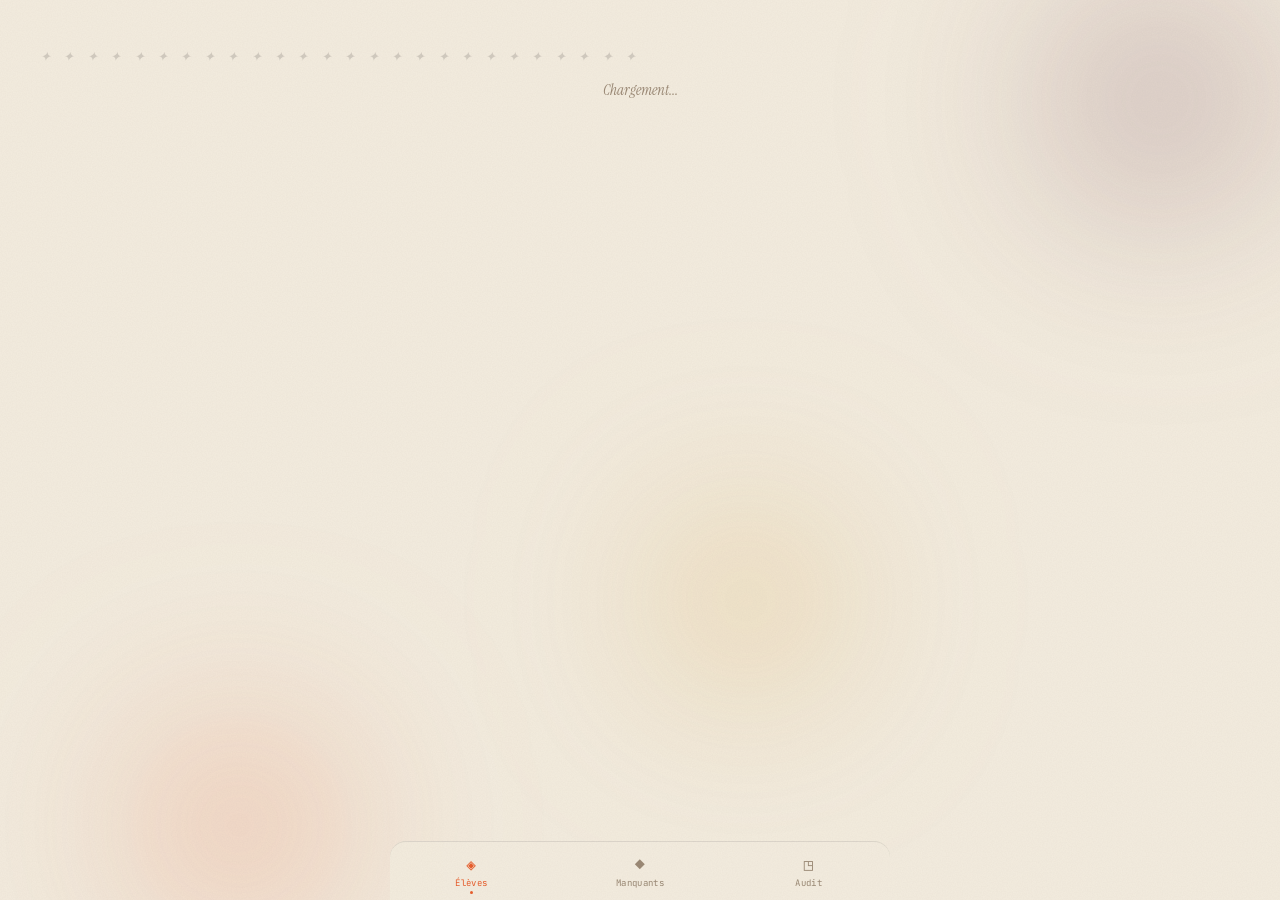
<file: coach.html>
<!DOCTYPE html>
<html lang="fr">
<head>
<meta charset="UTF-8">
<meta name="viewport" content="width=device-width,initial-scale=1,maximum-scale=1,viewport-fit=cover">
<title>Coach · Djibril Tracking</title>
<link rel="preconnect" href="https://fonts.googleapis.com">
<link rel="preconnect" href="https://fonts.gstatic.com" crossorigin>
<link href="https://fonts.googleapis.com/css2?family=Instrument+Serif:ital@0;1&family=Playfair+Display:wght@400;700;900&family=JetBrains+Mono:wght@400;500;600&family=Inter:wght@400;500;600;700&display=swap" rel="stylesheet">
<style>
:root{
  --paper:#f3ecdf;--paper-2:#e9e0cf;--paper-soft:#faf6ee;
  --ink:#1a1614;--ink-2:#3a322c;--ink-3:#6e5a4a;--ink-4:#9b8975;
  --ember:#e85d2c;--ember-deep:#c73e1a;--gold:#d4951a;--plum:#6b3a4f;
  --blood:#b42837;--cyan:#4aa9c4;
  --serif:'Instrument Serif',Georgia,serif;--display:'Playfair Display',Georgia,serif;
  --mono:'JetBrains Mono',ui-monospace,monospace;--body:'Inter',system-ui,sans-serif;
  --r-sm:6px;--r-md:10px;--r-lg:16px;--r-pill:999px;
  --grad-ember:linear-gradient(135deg,#fbbf24,#e85d2c);
}
*,*::before,*::after{box-sizing:border-box;margin:0;padding:0}
html{scroll-behavior:smooth;-webkit-font-smoothing:antialiased}
body{font-family:var(--body);font-size:15px;color:var(--ink-2);background:var(--paper);min-height:100vh;overflow-x:hidden;position:relative}
::selection{background:var(--ember);color:var(--paper-soft)}

/* COSMOS */
.cosmos{position:fixed;inset:0;z-index:0;pointer-events:none;overflow:hidden}
.cosmos .orb{position:absolute;border-radius:50%;filter:blur(80px);opacity:.3;mix-blend-mode:multiply;animation:orb-float 24s ease-in-out infinite}
.cosmos .orb.o1{width:400px;height:400px;top:-100px;right:-80px;background:radial-gradient(circle,#6b3a4f 0%,transparent 65%)}
.cosmos .orb.o2{width:350px;height:350px;bottom:-100px;left:5%;background:radial-gradient(circle,#e85d2c 0%,transparent 65%);animation-duration:28s;animation-delay:-8s}
.cosmos .orb.o3{width:300px;height:300px;top:50%;right:30%;background:radial-gradient(circle,#d4951a 0%,transparent 65%);animation-duration:22s;animation-delay:-14s}
@keyframes orb-float{0%,100%{transform:translate(0,0) scale(1)}33%{transform:translate(30px,-20px) scale(1.05)}66%{transform:translate(-20px,30px) scale(.96)}}
.cosmos .stars{position:absolute;inset:0;font-family:var(--serif);font-style:italic;color:rgba(26,22,20,.15);letter-spacing:.4em;line-height:2.6;font-size:13px;padding:40px;white-space:pre-wrap;animation:twinkle 8s steps(8) infinite;user-select:none}
@keyframes twinkle{0%,100%{opacity:1}25%{opacity:.4}50%{opacity:.8}75%{opacity:.3}}
.grain{position:fixed;inset:0;z-index:1000;pointer-events:none;mix-blend-mode:multiply;opacity:.04;background-image:url("data:image/svg+xml,%3Csvg xmlns='http://www.w3.org/2000/svg' width='200' height='200'%3E%3Cfilter id='n'%3E%3CfeTurbulence type='fractalNoise' baseFrequency='0.8' numOctaves='2'/%3E%3CfeColorMatrix values='0 0 0 0 0.1 0 0 0 0 0.07 0 0 0 0 0.04 0 0 0 1 0'/%3E%3C/filter%3E%3Crect width='100%25' height='100%25' filter='url(%23n)'/%3E%3C/svg%3E")}
@media(prefers-reduced-motion:reduce){.cosmos .orb{animation:none}}

/* LAYOUT */
.app{position:relative;z-index:1;min-height:100vh;padding-bottom:90px}
.app-header{display:flex;align-items:center;gap:10px;padding:12px 16px;position:sticky;top:0;z-index:150;background:rgba(243,236,223,.9);backdrop-filter:blur(14px);-webkit-backdrop-filter:blur(14px);border-bottom:1px solid rgba(26,22,20,.08);flex-wrap:wrap}
.app-brand{font-family:var(--display);font-weight:900;font-size:18px;color:var(--ink)}
.badge-coach{display:inline-flex;align-items:center;gap:6px;padding:5px 10px;border-radius:var(--r-pill);background:rgba(107,58,79,.1);color:var(--plum);font-size:10px;font-weight:600;white-space:nowrap;font-family:var(--mono);text-transform:uppercase;letter-spacing:.08em}
.nav-link{color:var(--ember);text-decoration:none;font-weight:600;font-size:11px;padding:6px 10px;border:1px solid var(--ember);border-radius:var(--r-pill);white-space:nowrap;font-family:var(--mono)}
.btn-back{display:inline-block;padding:8px 16px;border:1px solid rgba(26,22,20,.2);font-size:12px;cursor:pointer;background:transparent;color:var(--ink-3);margin-bottom:12px;font-family:var(--mono);border-radius:0}
.btn-back:hover{background:var(--ink);color:var(--paper)}
.refresh-btn{padding:6px 12px;border:1px solid rgba(26,22,20,.15);font-size:11px;cursor:pointer;background:transparent;color:var(--ink-3);white-space:nowrap;border-radius:0;font-family:var(--mono)}
.refresh-btn:hover{background:var(--ink);color:var(--paper)}
.app-main{max-width:1100px;margin:0 auto;padding:20px 16px}

/* PAGE ID */
.page-id h1{font-family:var(--display);font-weight:900;font-size:clamp(32px,5vw,48px);color:var(--ink);line-height:1.1;letter-spacing:-.02em;margin-bottom:8px}
.page-id h1 em{color:var(--ember)}

/* KPI BAR */
.kpi-bar{display:grid;grid-template-columns:repeat(5,1fr);gap:8px;margin-bottom:18px}
@media(max-width:600px){.kpi-bar{grid-template-columns:repeat(2,1fr)}}
.kpi-card{background:rgba(255,252,245,.85);border:1px solid rgba(26,22,20,.12);padding:12px;text-align:center}
.kpi-card .kpi-num{font-family:var(--display);font-weight:900;font-size:22px;color:var(--ink);line-height:1}
.kpi-card .kpi-label{font-family:var(--mono);font-size:9px;text-transform:uppercase;letter-spacing:.1em;color:var(--ink-4);margin-top:4px}

/* FILTERS */
.filter-bar{display:flex;gap:8px;margin-bottom:16px;flex-wrap:wrap}
.filter-pill{padding:6px 16px;border:1px solid rgba(26,22,20,.2);background:transparent;color:var(--ink-3);font-size:11px;font-weight:600;cursor:pointer;font-family:var(--mono);text-transform:uppercase;letter-spacing:.06em;border-radius:0;transition:all .15s}
.filter-pill.active{background:var(--ember);border-color:var(--ember);color:#fff}
.filter-pill:hover:not(.active){background:var(--ink);color:var(--paper);border-color:var(--ink)}
.filter-pill .count{font-size:9px;opacity:.7;margin-left:4px}

/* TABLE */
.section-title{font-family:var(--display);font-weight:900;font-size:17px;color:var(--ink);margin:20px 0 10px}
table{width:100%;border-collapse:collapse;margin:8px 0}
th{text-align:left;padding:8px 10px;font-family:var(--mono);font-size:9px;text-transform:uppercase;letter-spacing:.1em;color:var(--ink-4);border-bottom:1px solid rgba(26,22,20,.15)}
td{padding:10px;border-bottom:1px solid rgba(26,22,20,.06);font-size:13px}
tr:hover td{background:rgba(232,93,44,.04)}
a{color:var(--ember);text-decoration:none;font-weight:600;cursor:pointer;font-family:var(--mono);font-size:11px}
.status-dot{display:inline-block;width:7px;height:7px;border-radius:50%;margin-right:6px}
.status-filled{background:var(--ember);box-shadow:0 0 4px rgba(232,93,44,.4)}
.status-missing{background:var(--ink-4)}
.suspect-row td{background:rgba(180,40,55,.06)}

/* DETAIL */
.suspect-banner{background:rgba(180,40,55,.1);color:var(--blood);padding:12px 16px;margin-bottom:16px;font-size:13px;font-weight:600;display:flex;align-items:center;gap:8px;border-left:3px solid var(--blood)}
.day-grid{display:grid;grid-template-columns:repeat(7,1fr);gap:3px;margin:12px 0}
.day-cell{aspect-ratio:1;border:1px solid rgba(26,22,20,.15);display:flex;align-items:center;justify-content:center;font-family:var(--mono);font-size:10px;font-weight:600;position:relative;border-radius:var(--r-sm)}
.day-filled{background:var(--ember);color:#fff;border-color:var(--ember)}
.day-missed{background:rgba(26,22,20,.04);color:var(--ink-4)}
.day-modified{background:var(--gold);color:#fff;border-color:var(--gold)}
.day-modified::after{content:'M';position:absolute;top:1px;right:2px;font-size:6px;font-weight:700}
.day-today{border:2px solid var(--ember)!important}
.day-future{background:transparent;border-style:dashed;color:var(--ink-4)}
.legend{display:flex;gap:14px;flex-wrap:wrap;margin:6px 0 14px;font-size:10px;color:var(--ink-3);font-family:var(--mono)}
.legend .dot{width:8px;height:8px;border-radius:2px;display:inline-block;margin-right:4px}

/* AUDIT */
.audit-log{background:var(--ink);color:#d4ccc4;padding:16px;font-family:var(--mono);font-size:10px;max-height:300px;overflow-y:auto;margin-top:10px;line-height:1.6;border-radius:0}
.audit-line{padding:3px 0;border-bottom:1px solid rgba(255,255,255,.05)}
.audit-line.update{color:#f59e0b}

/* BOTTOM NAV */
.bottom-nav{display:flex;position:fixed;bottom:0;left:0;right:0;z-index:200;background:rgba(243,236,223,.95);backdrop-filter:blur(20px);-webkit-backdrop-filter:blur(20px);border-top:1px solid rgba(26,22,20,.1);padding:6px 0 env(safe-area-inset-bottom,6px);justify-content:space-around}
.bottom-nav .nav-item{display:flex;flex-direction:column;align-items:center;gap:2px;padding:6px 8px;border:none;background:none;cursor:pointer;color:var(--ink-4);font-family:var(--mono);font-size:9px;letter-spacing:.04em;min-width:52px;transition:all .15s}
.bottom-nav .nav-item .nav-icon{font-size:16px}
.bottom-nav .nav-item.active{color:var(--ember)}
.bottom-nav .nav-item .nav-dot{width:3px;height:3px;border-radius:50%;background:var(--ember);opacity:0}
.bottom-nav .nav-item.active .nav-dot{opacity:1}

.empty-state{text-align:center;padding:40px 16px;color:var(--ink-4);font-family:var(--serif);font-style:italic;font-size:14px}
.table-wrap{overflow-x:auto;-webkit-overflow-scrolling:touch}
@media(min-width:768px){.bottom-nav{max-width:500px;left:50%;transform:translateX(-50%);border-radius:var(--r-lg) var(--r-lg) 0 0}}
</style>
</head>
<body>
<div class="cosmos"><div class="orb o1"></div><div class="orb o2"></div><div class="orb o3"></div><div class="stars">✦ ✦ ✦ ✦ ✦ ✦ ✦ ✦ ✦ ✦ ✦ ✦ ✦ ✦ ✦ ✦ ✦ ✦ ✦ ✦ ✦ ✦ ✦ ✦ ✦ ✦</div></div>
<div class="grain"></div>

<div id="app"><div style="text-align:center;padding:80px;font-family:var(--serif);font-style:italic;color:var(--ink-4);position:relative;z-index:1">Chargement...</div></div>

<nav class="bottom-nav" id="bottom-nav">
  <button class="nav-item active" data-page="list"><span class="nav-icon">◈</span>Élèves<span class="nav-dot"></span></button>
  <button class="nav-item" data-page="missing"><span class="nav-icon">◆</span>Manquants<span class="nav-dot"></span></button>
  <button class="nav-item" data-page="audit"><span class="nav-icon">◳</span>Audit<span class="nav-dot"></span></button>
</nav>

<script>
var API='https://nbnbsljqtolzzuqnkyae.supabase.co/functions/v1/tracking-app/api/coach';
var students=[],currentFilter='all',currentView='list';

load();bindNav();

async function load(){
  document.getElementById('app').innerHTML='<div style="text-align:center;padding:80px;font-family:var(--serif);font-style:italic;color:var(--ink-4);position:relative;z-index:1">Chargement...</div>';
  var res=await fetch(API+'/students');students=await res.json();
  var stats=await fetch(API+'/stats').then(function(r){return r.json();});
  renderList(stats);bindNav();
}

function bindNav(){
  document.querySelectorAll('.nav-item').forEach(function(btn){btn.addEventListener('click',function(){currentView=this.dataset.page;document.querySelectorAll('.nav-item').forEach(function(b){b.classList.remove('active');});this.classList.add('active');if(currentView==='list')load();if(currentView==='missing')renderMissing();if(currentView==='audit')renderAuditOverview();});});
}

function renderList(stats){
  var filtered=students;if(currentFilter==='filled')filtered=students.filter(function(s){return s.has_filled;});if(currentFilter==='missing')filtered=students.filter(function(s){return !s.has_filled;});
  var filledCount=students.filter(function(s){return s.has_filled;}).length;var missingCount=students.length-filledCount;

  var rows='';filtered.forEach(function(s){var f=s.has_filled;rows+='<tr class="'+(s.suspect?'suspect-row':'')+'"><td>'+esc(s.first_name)+' '+(s.full_name||'')+'</td><td style="font-size:11px">'+esc(s.email)+'</td><td><span class="status-dot '+(f?'status-filled':'status-missing')+'"></span>'+(f?'Rempli':'Manquant')+'</td><td><a onclick="showDetail(\''+s.id+'\')">Voir →</a></td></tr>';});

  document.getElementById('app').innerHTML='<div class="app"><div class="app-header"><div class="app-brand">Tracking Coach</div><span class="badge-coach">🔐 Coach</span><span style="flex:1"></span><a class="nav-link" href="index.html">← Élève</a><button class="refresh-btn" onclick="load()">↻</button></div><div class="app-main">'+
    '<div class="page-id"><h1>Mes <em>élèves</em></h1></div>'+
    '<div class="kpi-bar"><div class="kpi-card"><div class="kpi-num">'+(stats.total||0)+'</div><div class="kpi-label">Total</div></div><div class="kpi-card"><div class="kpi-num">'+filledCount+'</div><div class="kpi-label">Remplis</div></div><div class="kpi-card"><div class="kpi-num">'+missingCount+'</div><div class="kpi-label">Manquants</div></div><div class="kpi-card"><div class="kpi-num">0</div><div class="kpi-label">Suspects</div></div><div class="kpi-card"><div class="kpi-num">'+(stats.ca_total||0).toFixed(0)+'€</div><div class="kpi-label">CA jour</div></div></div>'+
    '<div class="filter-bar"><button class="filter-pill'+(currentFilter==='all'?' active':'')+'" onclick="setFilter(\'all\')">Tous<span class="count">'+(stats.total||0)+'</span></button><button class="filter-pill'+(currentFilter==='filled'?' active':'')+'" onclick="setFilter(\'filled\')">Remplis<span class="count">'+filledCount+'</span></button><button class="filter-pill'+(currentFilter==='missing'?' active':'')+'" onclick="setFilter(\'missing\')">Manquants<span class="count">'+missingCount+'</span></button></div>'+
    '<div class="section-title">Liste</div>'+
    (students.length>0?'<div class="table-wrap"><table><thead><tr><th>Nom</th><th>Email</th><th>Aujourd\'hui</th><th></th></tr></thead><tbody>'+rows+'</tbody></table></div>':'<div class="empty-state">✨ Aucun élève — ils apparaîtront ici après leur première connexion</div>')+
  '</div></div>';
}

function setFilter(f){currentFilter=f;load();}

async function showDetail(id){
  document.getElementById('app').innerHTML='<div style="text-align:center;padding:80px;font-family:var(--serif);font-style:italic;color:var(--ink-4);position:relative;z-index:1">Chargement...</div>';
  var res=await fetch(API+'/students/'+id);var data=await res.json();
  var s=data.student,entries=data.entries||[],audit=data.audit||[];

  var entryRows='';entries.slice(0,14).forEach(function(e){entryRows+='<tr><td>'+e.entry_date+'</td><td>'+e.calls+'</td><td>'+e.dm+'</td><td>'+e.videos+'</td><td>'+(e.live?'Oui':'—')+'</td><td>'+(e.ca_eur||0).toFixed(2)+'€</td><td><strong>'+(e.calls*2+e.dm+e.videos*3+(e.live?5:0))+'</strong></td></tr>';});

  // 30-day grid
  var dayGrid='';var today=new Date().toISOString().slice(0,10);var em={};entries.forEach(function(e){em[e.entry_date]=e;});
  for(var i=29;i>=0;i--){var d=new Date();d.setDate(d.getDate()-i);var ds=d.toISOString().slice(0,10);var entry=em[ds];var cls='day-cell';if(ds===today)cls+=' day-today';if(entry){if(entry.created_at!==entry.updated_at)cls+=' day-modified';else cls+=' day-filled';}else if(ds>today){cls+=' day-future';}else{cls+=' day-missed';}dayGrid+='<div class="'+cls+'" title="'+ds+'">'+d.getDate()+'</div>';}

  var auditHtml='';audit.forEach(function(a){var ts=(a.performed_at||'').slice(0,19);var cls=a.action==='UPDATE'?'update':'';auditHtml+='<div class="audit-line '+cls+'">'+ts+' ['+a.action+'] '+a.entry_date+'</div>';});

  var totalPts=entries.reduce(function(s,e){return s+e.calls*2+e.dm+e.videos*3+(e.live?5:0);},0);var totalCA=entries.reduce(function(s,e){return s+(e.ca_eur||0);},0);var liveDays=entries.filter(function(e){return e.live;}).length;var missed7=0;for(var i=0;i<7;i++){var dd=new Date();dd.setDate(dd.getDate()-i);if(!em[dd.toISOString().slice(0,10)]&&dd.toISOString().slice(0,10)<=today)missed7++;}

  document.getElementById('app').innerHTML='<div class="app"><div class="app-header"><div class="app-brand">Tracking Coach</div><span class="badge-coach">🔐 Coach</span><span style="flex:1"></span><button class="btn-back" onclick="load()">← Retour</button></div><div class="app-main">'+
    (missed7>=3?'<div class="suspect-banner">⚠️ Suspect : '+missed7+' oublis sur 7 jours — à vérifier</div>':'')+
    '<div class="page-id"><h1 style="font-size:clamp(26px,4vw,38px)">'+esc(s.first_name)+' <em>'+(s.full_name||'')+'</em></h1></div>'+
    '<p style="color:var(--ink-3);margin-bottom:16px;font-family:var(--mono);font-size:11px">'+esc(s.email)+' · Inscrit le '+(s.joined_at||'').slice(0,10)+'</p>'+
    '<div class="kpi-bar" style="grid-template-columns:repeat(4,1fr)"><div class="kpi-card"><div class="kpi-num">'+totalPts+'</div><div class="kpi-label">Points 90j</div></div><div class="kpi-card"><div class="kpi-num">'+totalCA.toFixed(0)+'€</div><div class="kpi-label">CA cumulé</div></div><div class="kpi-card"><div class="kpi-num">'+liveDays+'</div><div class="kpi-label">Lives 30j</div></div><div class="kpi-card"><div class="kpi-num" style="color:'+(missed7>0?'var(--blood)':'var(--ink)')+'">'+missed7+'</div><div class="kpi-label">Manqués 7j</div></div></div>'+
    '<div class="section-title">Grille 30 jours</div><div class="day-grid">'+dayGrid+'</div><div class="legend"><span><span class="dot" style="background:var(--ember)"></span>Rempli</span><span><span class="dot" style="background:rgba(26,22,20,.08)"></span>Manqué</span><span><span class="dot" style="background:var(--gold)"></span>Modifié</span></div>'+
    '<div class="section-title">Fiches récentes</div>'+(entryRows?'<div class="table-wrap"><table><thead><tr><th>Date</th><th>Calls</th><th>DM</th><th>Vid</th><th>Live</th><th>CA</th><th>Pts</th></tr></thead><tbody>'+entryRows+'</tbody></table></div>':'<div class="empty-state">Aucune fiche</div>')+
    '<div class="section-title">Audit log</div><div class="audit-log">'+(auditHtml||'Aucune modification enregistrée')+'</div>'+
  '</div></div>';
}

function renderMissing(){
  var missing=students.filter(function(s){return !s.has_filled;});
  document.getElementById('app').innerHTML='<div class="app"><div class="app-header"><div class="app-brand">Tracking Coach</div><span class="badge-coach">🔐 Coach</span><span style="flex:1"></span><button class="refresh-btn" onclick="renderMissing()">↻</button></div><div class="app-main">'+
    '<div class="page-id"><h1>Man<em>quants</em></h1></div><p style="color:var(--ink-3);margin-bottom:16px;font-family:var(--serif);font-style:italic">N\'ont pas rempli aujourd\'hui</p>'+
    (missing.length>0?missing.map(function(s){return '<div style="display:flex;align-items:center;gap:12px;padding:12px;border-bottom:1px solid rgba(26,22,20,.06);background:rgba(255,252,245,.5);margin-bottom:4px"><span style="font-size:18px">⚠️</span><div><strong>'+esc(s.first_name)+' '+(s.full_name||'')+'</strong><br><span style="font-size:11px;color:var(--ink-4)">'+esc(s.email)+'</span></div><span style="margin-left:auto"><a onclick="showDetail(\''+s.id+'\')">Voir →</a></span></div>';}).join(''):'<div class="empty-state">✅ Tout le monde a rempli sa fiche !</div>')+
  '</div></div>';
}

async function renderAuditOverview(){
  document.getElementById('app').innerHTML='<div class="app"><div class="app-header"><div class="app-brand">Tracking Coach</div><span class="badge-coach">🔐 Coach</span><span style="flex:1"></span><button class="refresh-btn" onclick="renderAuditOverview()">↻</button></div><div class="app-main">'+
    '<div class="page-id"><h1>Piste d\'<em>audit</em></h1></div><div class="audit-log" style="max-height:500px">Chargement...</div></div></div>';

  Promise.all(students.map(async function(s){var res=await fetch(API+'/students/'+s.id);var data=await res.json();return {student:s,audit:data.audit||[]};})).then(function(results){
    var all=[];results.forEach(function(r){r.audit.forEach(function(a){all.push({name:r.student.first_name+' '+(r.student.full_name||''),action:a.action,date:a.entry_date,ts:a.performed_at});});});
    all.sort(function(a,b){return (b.ts||'')>(a.ts||'')?1:-1;});
    document.querySelector('.audit-log').innerHTML=all.slice(0,100).map(function(a){return '<div class="audit-line'+(a.action==='UPDATE'?' update':'')+'">'+(a.ts||'').slice(0,19)+' ['+a.action+'] '+esc(a.name)+' · '+a.date+'</div>';}).join('')||'Aucune modification enregistrée';
  });
}

function esc(s){return String(s).replace(/&/g,'&amp;').replace(/</g,'&lt;').replace(/>/g,'&gt;');}
</script>
</body>
</html>
</file>
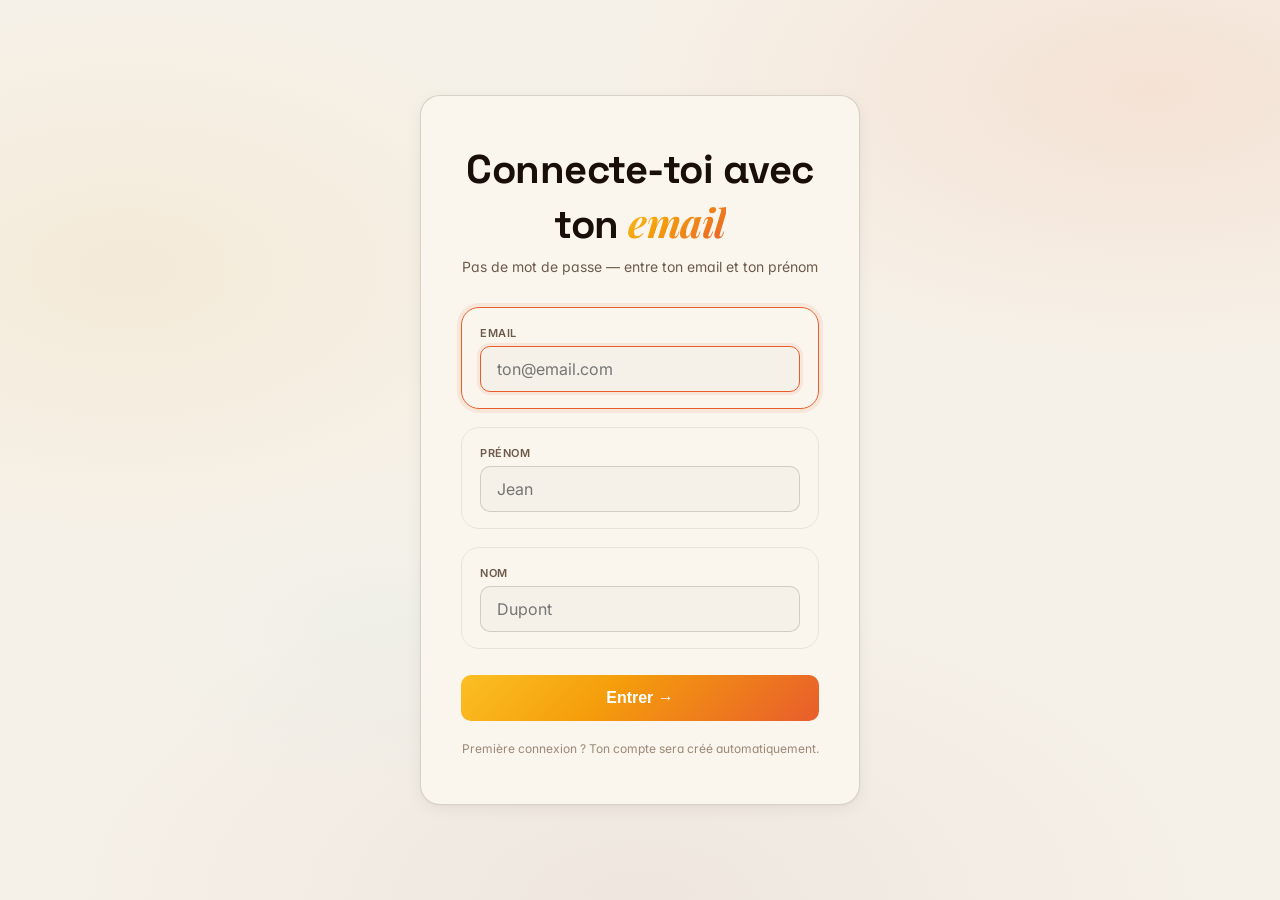
<file: supabase/functions/tracking-app/student.html>
<!DOCTYPE html>
<html lang="fr">
<head>
<meta charset="UTF-8">
<meta name="viewport" content="width=device-width, initial-scale=1.0">
<title>Tracking · Djibril</title>
<link rel="stylesheet" href="/forge.css">
<style>
  .login-wrapper { min-height:100vh; display:flex; align-items:center; justify-content:center; position:relative; z-index:1 }
  .login-card { background:var(--paper-soft); border:1px solid var(--line-strong); border-radius:var(--r-lg); padding:48px 40px; width:100%; max-width:440px; box-shadow:var(--shadow-2); text-align:center }
  .login-card h1 { font-family:var(--font-display); font-size:clamp(28px,4vw,40px); color:var(--ink); margin-bottom:8px; letter-spacing:-0.5px }
  .login-card h1 em { font-style:italic; background:var(--grad-ember); -webkit-background-clip:text; -webkit-text-fill-color:transparent }
  .login-card p.sub { color:var(--ink-3); font-size:14px; margin-bottom:32px }
  .field { margin-bottom:18px; text-align:left }
  .field label { display:block; font-size:11px; font-weight:600; color:var(--ink-3); text-transform:uppercase; letter-spacing:0.5px; margin-bottom:6px }
  .field input { width:100%; padding:12px 16px; border:1px solid var(--line-strong); border-radius:var(--r-sm); font-size:16px; font-family:var(--font-body); background:var(--paper); color:var(--ink); outline:none; transition:border .2s }
  .field input:focus { border-color:var(--ember); box-shadow:0 0 0 3px var(--ember-soft) }
  .btn-enter { width:100%; padding:14px; background:var(--grad-ember); color:#fff; border:none; border-radius:var(--r-sm); font-size:16px; font-weight:600; cursor:pointer; transition:transform .15s,box-shadow .15s; margin-top:8px }
  .btn-enter:hover { transform:translateY(-1px); box-shadow:var(--shadow-glow) }
  .error-msg { background:var(--blood-soft); color:var(--blood); padding:12px; border-radius:var(--r-sm); font-size:13px; margin-bottom:16px }
  .success-msg { background:rgba(39,166,68,0.1); color:#27a644; padding:12px; border-radius:var(--r-sm); font-size:14px; margin-bottom:16px; text-align:center }
  .sub-info { margin-top:20px; font-size:12px; color:var(--ink-4) }
  .app { position:relative; z-index:1; min-height:100vh; background:transparent }
  .app-header { display:flex; align-items:center; justify-content:space-between; padding:20px 32px; border-bottom:1px solid var(--line); background:rgba(246,241,232,0.92); backdrop-filter:blur(14px); position:sticky; top:0; z-index:50 }
  .app-brand { font-family:var(--font-display); font-size:20px; font-weight:700; color:var(--ink); letter-spacing:-0.3px }
  .user-chip { display:flex; align-items:center; gap:10px; font-size:14px; color:var(--ink-2); cursor:pointer; padding:6px 14px; border-radius:var(--r-pill); background:var(--ember-soft); border:none }
  .app-main { max-width:680px; margin:0 auto; padding:40px 24px }
  .page-id { font-family:var(--font-serif); font-size:clamp(40px,6vw,72px); font-style:italic; color:var(--ink); margin-bottom:8px }
  .page-id em { color:var(--ember) }
  .today-date { font-size:14px; color:var(--ink-3); margin-bottom:32px }
  .card-today { background:var(--paper-soft); border:2px solid var(--ember); border-radius:var(--r-lg); padding:32px; box-shadow:var(--shadow-2) }
  .badge-pulse { display:inline-flex; align-items:center; gap:6px; background:var(--ember-soft); color:var(--ember); padding:4px 12px; border-radius:var(--r-pill); font-size:12px; font-weight:600; margin-bottom:20px }
  .badge-pulse::before { content:''; width:6px; height:6px; border-radius:50%; background:var(--ember); animation:pulse-dot 1.5s ease-in-out infinite }
  @keyframes pulse-dot { 0%,100%{opacity:1} 50%{opacity:.3} }
  .card-today h2 { font-family:var(--font-display); font-size:22px; color:var(--ink); margin-bottom:24px }
  .field-row { display:grid; grid-template-columns:1fr 1fr; gap:16px; margin-bottom:16px }
  @media(max-width:500px){ .field-row{grid-template-columns:1fr} }
  .field-row .field input { text-align:center; font-size:18px; font-weight:600 }
  .live-toggle { display:flex; align-items:center; gap:10px; margin:12px 0 24px }
  .live-toggle button { padding:8px 20px; border-radius:var(--r-pill); border:2px solid var(--line-strong); background:var(--paper); color:var(--ink-3); cursor:pointer; font-weight:600; font-size:14px; transition:all .2s }
  .live-toggle button.active { background:var(--blood); border-color:var(--blood); color:#fff }
  .btn-save { width:100%; padding:14px; background:var(--grad-ember); color:#fff; border:none; border-radius:var(--r-sm); font-size:16px; font-weight:600; cursor:pointer }
  .btn-save:disabled { opacity:0.5; cursor:not-allowed }
  .recap { margin-top:32px }
  .recap h3 { font-family:var(--font-display); font-size:18px; color:var(--ink); margin-bottom:16px }
  .recap-row { display:flex; justify-content:space-between; align-items:center; padding:10px 0; border-bottom:1px solid var(--line) }
  .recap-label { font-weight:500; color:var(--ink-2) }
  .recap-value { font-weight:700; color:var(--ink) }
  .recap-points { margin-top:16px; text-align:right; font-family:var(--font-display); font-size:40px; font-weight:700; color:var(--ember) }
  .history-section { margin-top:48px }
  .history-section h3 { font-family:var(--font-display); font-size:18px; color:var(--ink); margin-bottom:16px }
  .history-table { width:100%; border-collapse:collapse; font-size:13px }
  .history-table th { text-align:left; padding:8px 12px; font-size:11px; font-weight:600; color:var(--ink-4); text-transform:uppercase; border-bottom:1px solid var(--line-strong); background:var(--paper-soft) }
  .history-table td { padding:8px 12px; border-bottom:1px solid var(--line) }
</style>
</head>
<body>
<div class="cosmos" aria-hidden="true"></div>
<div id="app"></div>

<script>
const API = './api';
let currentUser = null;

async function login(email, firstName, lastName) {
  const res = await fetch(API + '/auth', {
    method: 'POST',
    headers: {'Content-Type': 'application/json'},
    body: JSON.stringify({email, firstName, lastName})
  });
  if (!res.ok) { const err = await res.json(); throw new Error(err.detail || 'Erreur'); }
  const data = await res.json();
  localStorage.setItem('dj_token', data.token);
  localStorage.setItem('dj_user', JSON.stringify(data.student));
  currentUser = data.student;
  render();
}

function logout() {
  localStorage.removeItem('dj_token');
  localStorage.removeItem('dj_user');
  currentUser = null;
  render();
}

async function apiCall(method, path, body) {
  const h = {
    'Content-Type': 'application/json',
    'Authorization': 'Bearer ' + localStorage.getItem('dj_token')
  };
  const opts = { method, headers: h };
  if (body) opts.body = JSON.stringify(body);
  const res = await fetch(API + path, opts);
  if (res.status === 401) { logout(); return null; }
  return res.json();
}

function render() {
  const root = document.getElementById('app');
  if (!currentUser) { root.innerHTML = renderLogin(); bindLoginEvents(); }
  else { root.innerHTML = renderStudentApp(); bindAppEvents(); loadTodayEntry(); }
}

function renderLogin() {
  return `<div class="login-wrapper"><div class="login-card">
    <h1>Connecte-toi avec ton <em>email</em></h1>
    <p class="sub">Pas de mot de passe — entre ton email et ton prénom</p>
    <div id="login-error"></div>
    <div class="field"><label>Email</label><input type="email" id="login-email" placeholder="ton@email.com" autofocus></div>
    <div class="field"><label>Prénom</label><input type="text" id="login-name" placeholder="Jean"></div>
    <div class="field"><label>Nom</label><input type="text" id="login-last" placeholder="Dupont"></div>
    <button class="btn-enter" id="btn-login">Entrer →</button>
    <p class="sub-info">Première connexion ? Ton compte sera créé automatiquement.</p>
  </div></div>`;
}

function renderStudentApp() {
  const u = currentUser;
  return `<div class="app">
    <header class="app-header">
      <div class="app-brand">Tracking</div>
      <button class="user-chip" id="btn-logout">${u.first_name} ↵</button>
    </header>
    <main class="app-main">
      <div id="msg-area"></div>
      <h1 class="page-id">Ma <em>fiche</em></h1>
      <p class="today-date" id="today-display"></p>
      <div class="card-today">
        <div class="badge-pulse">Aujourd'hui — à remplir</div>
        <h2 id="entry-date-title"></h2>
        <div class="field-row">
          <div class="field"><label>Calls</label><input type="number" id="field-calls" min="0" value="0"></div>
          <div class="field"><label>DM</label><input type="number" id="field-dm" min="0" value="0"></div>
        </div>
        <div class="field-row">
          <div class="field"><label>Vidéos</label><input type="number" id="field-videos" min="0" value="0"></div>
          <div class="field"><label>CA (€)</label><input type="number" id="field-ca" min="0" step="0.01" value="0"></div>
        </div>
        <div class="live-toggle">
          <span style="font-weight:600;color:var(--ink-2)">Live</span>
          <button id="btn-live-no" class="active">Non</button>
          <button id="btn-live-yes">Oui</button>
        </div>
        <button class="btn-save" id="btn-save">Enregistrer ma fiche</button>
      </div>
      <div class="recap" id="recap-area"></div>
      <div class="history-section">
        <h3>Historique récent</h3>
        <div id="history-table"></div>
      </div>
    </main>
  </div>`;
}

function bindLoginEvents() {
  document.getElementById('btn-login').addEventListener('click', async () => {
    const email = document.getElementById('login-email').value.trim();
    const name = document.getElementById('login-name').value.trim();
    const last = document.getElementById('login-last').value.trim();
    if (!email || !name || !last) return;
    try {
      await login(email, name, last);
    } catch(e) {
      document.getElementById('login-error').innerHTML = '<div class="error-msg">' + e.message + '</div>';
    }
  });
  document.getElementById('login-last').addEventListener('keydown', e => {
    if (e.key === 'Enter') document.getElementById('btn-login').click();
  });
}

function bindAppEvents() {
  document.getElementById('btn-logout').addEventListener('click', logout);
  document.getElementById('btn-save').addEventListener('click', saveEntry);
  document.getElementById('btn-live-yes').addEventListener('click', () => toggleLive(true));
  document.getElementById('btn-live-no').addEventListener('click', () => toggleLive(false));
}

async function loadTodayEntry() {
  const data = await apiCall('GET', '/me/today');
  if (!data) return;
  document.getElementById('field-calls').value = data.calls || 0;
  document.getElementById('field-dm').value = data.dm || 0;
  document.getElementById('field-videos').value = data.videos || 0;
  document.getElementById('field-ca').value = data.ca_eur || 0;
  toggleLive(data.live || false);
  document.getElementById('entry-date-title').textContent = data.entry_date || new Date().toISOString().slice(0,10);
  updateRecap(data);
  const today = new Date();
  document.getElementById('today-display').textContent = today.toLocaleDateString('fr-FR', {weekday:'long', day:'numeric', month:'long'});

  // Load history
  const history = await apiCall('GET', '/me/history');
  if (history && history.length > 0) {
    let rows = '';
    history.slice(0, 14).forEach(e => {
      const pts = (e.calls||0)*2 + (e.dm||0) + (e.videos||0)*3 + (e.live ? 5 : 0);
      rows += `<tr>
        <td>${e.entry_date}</td>
        <td>${e.calls||0}</td><td>${e.dm||0}</td><td>${e.videos||0}</td>
        <td>${e.live ? 'Oui' : '—'}</td>
        <td>${(e.ca_eur||0).toFixed(2)}€</td>
        <td><strong>${pts}</strong></td>
      </tr>`;
    });
    document.getElementById('history-table').innerHTML = `<table class="history-table">
      <thead><tr><th>Date</th><th>Calls</th><th>DM</th><th>Vidéos</th><th>Live</th><th>CA</th><th>Pts</th></tr></thead>
      <tbody>${rows}</tbody></table>`;
  }
}

function toggleLive(val) {
  window._live = val;
  document.getElementById('btn-live-yes').className = val ? 'active' : '';
  document.getElementById('btn-live-no').className = val ? '' : 'active';
}

function updateRecap(data) {
  const calls = data.calls || 0, dm = data.dm || 0, videos = data.videos || 0, live = data.live || false;
  const points = calls*2 + dm + videos*3 + (live ? 5 : 0), ca = data.ca_eur || 0;
  document.getElementById('recap-area').innerHTML = `<h3>Récapitulatif</h3>
    <div class="recap-row"><span class="recap-label">Calls</span><span class="recap-value">${calls} × 2 = ${calls*2} pts</span></div>
    <div class="recap-row"><span class="recap-label">DM</span><span class="recap-value">${dm} × 1 = ${dm} pts</span></div>
    <div class="recap-row"><span class="recap-label">Vidéos</span><span class="recap-value">${videos} × 3 = ${videos*3} pts</span></div>
    <div class="recap-row"><span class="recap-label">Live</span><span class="recap-value">${live ? 'Oui (+5 pts)' : 'Non'}</span></div>
    ${ca > 0 ? `<div class="recap-row"><span class="recap-label">CA généré</span><span class="recap-value">${ca.toFixed(2)} €</span></div>` : ''}
    <div class="recap-points">${points} pts</div>`;
}

async function saveEntry() {
  const btn = document.getElementById('btn-save');
  btn.disabled = true; btn.textContent = 'Enregistrement...';
  const data = {
    calls: parseInt(document.getElementById('field-calls').value)||0,
    dm: parseInt(document.getElementById('field-dm').value)||0,
    videos: parseInt(document.getElementById('field-videos').value)||0,
    live: window._live||false,
    ca_eur: parseFloat(document.getElementById('field-ca').value)||0
  };
  const res = await apiCall('PUT', '/me/entries/' + new Date().toISOString().slice(0,10), data);
  btn.disabled = false; btn.textContent = 'Enregistrer ma fiche';
  if (res && res.id) {
    document.getElementById('msg-area').innerHTML = '<div class="success-msg">✓ Fiche enregistrée !</div>';
    updateRecap(res);
    setTimeout(() => { document.getElementById('msg-area').innerHTML = ''; }, 3000);
  } else {
    document.getElementById('msg-area').innerHTML = '<div class="error-msg">' + (res?.detail || 'Erreur') + '</div>';
  }
}

// Init
const savedUser = localStorage.getItem('dj_user');
const savedToken = localStorage.getItem('dj_token');
if (savedUser && savedToken) { currentUser = JSON.parse(savedUser); }
render();
</script>
</body>
</html>
</file>
<file: forge.css>
/* ═══════════════════════════════════════════════════════════════════
   TRACKING DJIBRIL — LIGHT FORGE THEME
   Off-white sophistiqué + accents braise/sang/or, capsule iridescente.
   ═══════════════════════════════════════════════════════════════════ */

@import url('https://fonts.googleapis.com/css2?family=Inter:wght@300;400;500;600;700;800;900&family=Space+Grotesk:wght@500;600;700;800&family=Playfair+Display:ital,wght@0,700;1,700&family=Anton&display=swap');

:root {
  --font-body:    'Inter', -apple-system, BlinkMacSystemFont, system-ui, sans-serif;
  --font-display: 'Space Grotesk', 'Inter', sans-serif;
  --font-serif:   'Playfair Display', Georgia, serif;
  --font-impact:  'Anton', 'Space Grotesk', sans-serif;
  --font-mono:    ui-monospace, 'SF Mono', Menlo, Consolas, monospace;

  /* Backgrounds — off-white sophistiqué, jamais pur blanc */
  --paper:       #f6f1e8;        /* fond principal warm off-white */
  --paper-deep:  #ede5d7;        /* zones d'ombre douce */
  --paper-soft:  #faf6ee;        /* surfaces élevées */
  --ink:         #1a0f08;        /* presque noir, chaleureux */
  --ink-2:       #3a2618;        /* corps */
  --ink-3:       #6e5a4a;        /* dim */
  --ink-4:       #9b8975;        /* faint */
  --line:        rgba(26,15,8,0.08);
  --line-strong: rgba(26,15,8,0.16);

  /* Accents Forge réinterprétés sur fond clair */
  --ember:    #e85d2c;   /* braise primary */
  --ember-2:  #c64514;
  --blood:    #b91c1c;   /* sang urgence */
  --gold:     #d4951a;   /* chiffres data */
  --gold-2:   #a87212;
  --bone:     #f4e4c1;
  --plum:     #6b3a4f;   /* secondary deep */
  --ink-blue: #2c3e50;   /* contraste cool */

  --ember-soft:  rgba(232,93,44,0.10);
  --blood-soft:  rgba(185,28,28,0.10);
  --gold-soft:   rgba(212,149,26,0.12);
  --plum-soft:   rgba(107,58,79,0.10);

  /* Capsule iridescent — utilisé partout */
  --grad-capsule: linear-gradient(135deg,#ff6bb0 0%, #ffd684 45%, #78d5e8 100%);
  --grad-ember:   linear-gradient(135deg,#fbbf24 0%, #f59e0b 40%, #e85d2c 100%);
  --grad-blood:   linear-gradient(135deg,#e85d2c 0%, #b91c1c 100%);

  /* Shadows — papier, jamais lourdes */
  --shadow-1: 0 1px 2px rgba(26,15,8,0.04), 0 2px 6px rgba(26,15,8,0.04);
  --shadow-2: 0 4px 16px rgba(26,15,8,0.06), 0 1px 3px rgba(26,15,8,0.04);
  --shadow-3: 0 12px 40px rgba(26,15,8,0.10), 0 4px 12px rgba(26,15,8,0.06);
  --shadow-glow: 0 0 0 1px rgba(232,93,44,0.18), 0 8px 32px rgba(232,93,44,0.20);

  /* Type scale */
  --type-display: clamp(48px, 6vw, 80px);
  --type-h1:      clamp(32px, 4vw, 48px);
  --type-h2:      clamp(22px, 2.4vw, 28px);
  --type-h3:      18px;
  --type-body:    15px;
  --type-small:   13px;
  --type-caption: 11px;

  /* Radii */
  --r-xs: 6px;
  --r-sm: 10px;
  --r-md: 14px;
  --r-lg: 20px;
  --r-xl: 28px;
  --r-pill: 999px;

  /* Sidebar geom */
  --dock-w: 220px;
  --dock-w-expanded: 240px;
}

*,*::before,*::after { box-sizing: border-box; margin: 0; padding: 0; }
html, body { height: 100%; }

html {
  -webkit-font-smoothing: antialiased;
  -moz-osx-font-smoothing: grayscale;
  scroll-behavior: smooth;
}

body {
  font-family: var(--font-body);
  font-size: var(--type-body);
  color: var(--ink-2);
  background: var(--paper);
  font-feature-settings: 'cv02','cv03','cv04','cv11','ss01';
  overflow-x: hidden;
  position: relative;
  min-height: 100vh;
}

/* ── Cosmos / atmosphère papier ────────────────────────────────── */
.cosmos {
  position: fixed;
  inset: 0;
  z-index: -2;
  pointer-events: none;
  background:
    radial-gradient(ellipse 70% 50% at 90% 10%, rgba(232,93,44,0.10), transparent 60%),
    radial-gradient(ellipse 60% 50% at 10% 30%, rgba(212,149,26,0.08), transparent 60%),
    radial-gradient(ellipse 80% 60% at 50% 100%, rgba(107,58,79,0.06), transparent 60%),
    radial-gradient(ellipse 40% 30% at 30% 70%, rgba(120,213,232,0.05), transparent 60%),
    var(--paper);
}

.cosmos__orb {
  position: absolute;
  border-radius: 50%;
  filter: blur(80px);
  opacity: 0.35;
  mix-blend-mode: multiply;
  animation: orb-float 22s ease-in-out infinite;
}
.cosmos__orb--1 { width: 520px; height: 520px; top: -120px; right: -100px; background: radial-gradient(circle, #ff6bb0 0%, transparent 65%); animation-duration: 24s; }
.cosmos__orb--2 { width: 440px; height: 440px; bottom: -120px; left: 10%;   background: radial-gradient(circle, #ffd684 0%, transparent 65%); animation-duration: 28s; animation-delay: -6s; }
.cosmos__orb--3 { width: 380px; height: 380px; top: 40%; left: -120px;       background: radial-gradient(circle, #78d5e8 0%, transparent 65%); animation-duration: 26s; animation-delay: -12s; }
.cosmos__orb--4 { width: 360px; height: 360px; top: 60%; right: 20%;          background: radial-gradient(circle, #e85d2c 0%, transparent 65%); animation-duration: 30s; animation-delay: -3s; }

@keyframes orb-float {
  0%, 100% { transform: translate(0,0) scale(1); }
  33%      { transform: translate(40px,-30px) scale(1.08); }
  66%      { transform: translate(-30px,40px) scale(0.95); }
}

/* Grain papier */
.grain {
  position: fixed;
  inset: 0;
  z-index: 1000;
  pointer-events: none;
  mix-blend-mode: multiply;
  opacity: 0.06;
  background-image: url("data:image/svg+xml;utf8,<svg xmlns='http://www.w3.org/2000/svg' width='240' height='240'><filter id='n'><feTurbulence type='fractalNoise' baseFrequency='0.9' numOctaves='2' seed='5'/><feColorMatrix values='0 0 0 0 0.1  0 0 0 0 0.07  0 0 0 0 0.04  0 0 0 1 0'/></filter><rect width='100%' height='100%' filter='url(%23n)'/></svg>");
}

@media (prefers-reduced-motion: reduce) {
  .cosmos__orb { animation: none; }
}

/* ── Type roles ────────────────────────────────────────────────── */
h1,h2,h3,h4,h5 {
  font-family: var(--font-display);
  color: var(--ink);
  letter-spacing: -0.02em;
  font-weight: 700;
}
em, .serif {
  font-family: var(--font-serif);
  font-style: italic;
  font-weight: 700;
}

.eyebrow {
  font-family: var(--font-display);
  font-size: 11px;
  font-weight: 600;
  letter-spacing: 0.18em;
  text-transform: uppercase;
  color: var(--ink-3);
}

.tabular { font-variant-numeric: tabular-nums; letter-spacing: -0.01em; }

::selection { background: var(--ember); color: var(--paper-soft); }

/* Scrollbars discretes */
*::-webkit-scrollbar { width: 8px; height: 8px; }
*::-webkit-scrollbar-track { background: transparent; }
*::-webkit-scrollbar-thumb { background: rgba(26,15,8,0.15); border-radius: 999px; }
*::-webkit-scrollbar-thumb:hover { background: rgba(26,15,8,0.30); }

/* ═══════════════════════════════════════════════════════════════════
   CAPSULE LIGHT — adapted for off-white background
   Signature mascot, used in header, splash and accent moments.
   ═══════════════════════════════════════════════════════════════════ */

.cap {
  position: relative;
  display: inline-block;
  width: var(--cap-size, 64px);
  height: calc(var(--cap-size, 64px) * 2);
  border-radius: 999px;
  flex-shrink: 0;
  isolation: isolate;
  background:
    /* Top white spec */
    radial-gradient(ellipse 18% 9% at 30% 10%, rgba(255,255,255,1), rgba(255,255,255,0) 65%),
    /* Pink top reflection */
    radial-gradient(ellipse 65% 26% at 50% 16%, rgba(255,107,176,0.95), rgba(255,107,176,0) 70%),
    /* Rose lobe */
    radial-gradient(ellipse 36% 22% at 72% 30%, rgba(255,180,230,0.65), rgba(255,180,230,0) 70%),
    /* Gold center body */
    radial-gradient(ellipse 90% 50% at 50% 54%, rgba(255,214,132,0.95) 0%, rgba(232,160,80,0.95) 40%, rgba(140,80,30,0.55) 100%),
    /* Cyan lower edge */
    radial-gradient(ellipse 80% 28% at 50% 88%, rgba(120,213,232,0.7), rgba(120,213,232,0) 70%),
    /* Bottom shadow */
    radial-gradient(ellipse 55% 20% at 50% 96%, rgba(60,30,10,0.55), rgba(0,0,0,0) 80%),
    #2a1a10;
  box-shadow:
    /* Outer chromatic glow */
    0 0 calc(var(--cap-size, 64px) * 0.5) rgba(255,107,176,0.5),
    0 0 calc(var(--cap-size, 64px) * 1.4) calc(var(--cap-size, 64px) * -0.15) rgba(255,180,80,0.45),
    calc(var(--cap-size, 64px) * 0.04) calc(var(--cap-size, 64px) * 0.2) calc(var(--cap-size, 64px) * 1.2) calc(var(--cap-size, 64px) * -0.3) rgba(120,213,232,0.4),
    /* Rim */
    inset 0 0 0 1px rgba(255,255,255,0.55),
    inset 0 0 0 2px rgba(255,130,200,0.3),
    /* Inner depth */
    inset 0 calc(var(--cap-size, 64px) * 0.06) calc(var(--cap-size, 64px) * 0.14) rgba(255,255,255,0.35),
    inset 0 calc(var(--cap-size, 64px) * -0.08) calc(var(--cap-size, 64px) * 0.22) rgba(0,0,0,0.6);
  animation: cap-float 9s ease-in-out infinite;
}

.cap::before {
  content: "";
  position: absolute;
  inset: 0;
  border-radius: inherit;
  background: conic-gradient(from 130deg at 50% 50%,
    rgba(255,107,176,0.5) 0deg,
    rgba(255,200,140,0.3) 80deg,
    rgba(255,214,132,0.5) 140deg,
    rgba(255,154,58,0.3) 210deg,
    rgba(180,80,140,0.3) 270deg,
    rgba(120,90,220,0.35) 310deg,
    rgba(74,181,232,0.45) 350deg,
    rgba(255,107,176,0.5) 360deg);
  mix-blend-mode: overlay;
  opacity: 0.95;
  animation: cap-rim 11s linear infinite;
  pointer-events: none;
}

.cap::after {
  content: "";
  position: absolute;
  top: 5%; left: 22%;
  width: 22%; height: 38%;
  border-radius: 50%;
  background: linear-gradient(180deg, rgba(255,255,255,0.95), rgba(255,255,255,0.4) 50%, rgba(255,255,255,0));
  filter: blur(1.5px);
  pointer-events: none;
  transform: rotate(-8deg);
}

.cap--tilt {
  transform: rotate(-22deg);
  animation: cap-float-tilt 11s ease-in-out infinite;
}
.cap--lay {
  transform: rotate(76deg);
  animation: cap-float-lay 12s ease-in-out infinite;
}

.cap--xs   { --cap-size: 12px; }
.cap--sm   { --cap-size: 22px; }
.cap--md   { --cap-size: 36px; }
.cap--lg   { --cap-size: 64px; }
.cap--hero { --cap-size: 110px; }

/* Color variants — same skeleton, tinted */
.cap--ember {
  background:
    radial-gradient(ellipse 18% 9% at 30% 10%, rgba(255,255,255,1), rgba(255,255,255,0) 65%),
    radial-gradient(ellipse 65% 26% at 50% 16%, rgba(255,180,120,0.95), rgba(255,180,120,0) 70%),
    radial-gradient(ellipse 90% 50% at 50% 54%, rgba(255,170,100,0.95) 0%, rgba(232,93,44,0.95) 50%, rgba(120,40,15,0.7) 100%),
    radial-gradient(ellipse 80% 28% at 50% 88%, rgba(255,214,132,0.7), rgba(255,214,132,0) 70%),
    radial-gradient(ellipse 55% 20% at 50% 96%, rgba(60,20,10,0.6), rgba(0,0,0,0) 80%),
    #2a1408;
}
.cap--blood {
  background:
    radial-gradient(ellipse 18% 9% at 30% 10%, rgba(255,255,255,1), rgba(255,255,255,0) 65%),
    radial-gradient(ellipse 65% 26% at 50% 16%, rgba(255,140,140,0.9), rgba(255,140,140,0) 70%),
    radial-gradient(ellipse 90% 50% at 50% 54%, rgba(232,93,93,0.95) 0%, rgba(185,28,28,0.95) 50%, rgba(80,15,15,0.7) 100%),
    radial-gradient(ellipse 80% 28% at 50% 88%, rgba(255,180,140,0.6), rgba(255,180,140,0) 70%),
    radial-gradient(ellipse 55% 20% at 50% 96%, rgba(40,8,8,0.6), rgba(0,0,0,0) 80%),
    #1a0606;
}
.cap--plum {
  background:
    radial-gradient(ellipse 18% 9% at 30% 10%, rgba(255,255,255,1), rgba(255,255,255,0) 65%),
    radial-gradient(ellipse 65% 26% at 50% 16%, rgba(220,170,210,0.95), rgba(220,170,210,0) 70%),
    radial-gradient(ellipse 90% 50% at 50% 54%, rgba(180,130,170,0.95) 0%, rgba(107,58,79,0.95) 50%, rgba(50,20,35,0.7) 100%),
    radial-gradient(ellipse 80% 28% at 50% 88%, rgba(120,213,232,0.5), rgba(120,213,232,0) 70%),
    radial-gradient(ellipse 55% 20% at 50% 96%, rgba(20,10,15,0.6), rgba(0,0,0,0) 80%),
    #15080f;
}
.cap--gold {
  background:
    radial-gradient(ellipse 18% 9% at 30% 10%, rgba(255,255,255,1), rgba(255,255,255,0) 65%),
    radial-gradient(ellipse 65% 26% at 50% 16%, rgba(255,230,170,0.95), rgba(255,230,170,0) 70%),
    radial-gradient(ellipse 90% 50% at 50% 54%, rgba(255,210,100,0.95) 0%, rgba(212,149,26,0.95) 50%, rgba(100,65,10,0.7) 100%),
    radial-gradient(ellipse 80% 28% at 50% 88%, rgba(255,180,140,0.6), rgba(255,180,140,0) 70%),
    radial-gradient(ellipse 55% 20% at 50% 96%, rgba(40,25,5,0.6), rgba(0,0,0,0) 80%),
    #1c1206;
}
.cap--cyan {
  background:
    radial-gradient(ellipse 18% 9% at 30% 10%, rgba(255,255,255,1), rgba(255,255,255,0) 65%),
    radial-gradient(ellipse 65% 26% at 50% 16%, rgba(180,240,255,0.95), rgba(180,240,255,0) 70%),
    radial-gradient(ellipse 90% 50% at 50% 54%, rgba(120,213,232,0.95) 0%, rgba(60,160,200,0.95) 50%, rgba(15,55,80,0.7) 100%),
    radial-gradient(ellipse 80% 28% at 50% 88%, rgba(255,180,200,0.5), rgba(255,180,200,0) 70%),
    radial-gradient(ellipse 55% 20% at 50% 96%, rgba(5,20,30,0.6), rgba(0,0,0,0) 80%),
    #06141a;
}

@keyframes cap-float {
  0%, 100% { transform: translateY(0) rotate(-12deg); }
  50%      { transform: translateY(-6px) rotate(-9deg); }
}
@keyframes cap-float-tilt {
  0%, 100% { transform: translateY(0) rotate(-22deg); }
  50%      { transform: translateY(-8px) rotate(-18deg); }
}
@keyframes cap-float-lay {
  0%, 100% { transform: translateY(0) rotate(76deg); }
  50%      { transform: translateY(-6px) rotate(80deg); }
}
@keyframes cap-rim {
  0%   { transform: rotate(0deg); }
  100% { transform: rotate(360deg); }
}

@media (prefers-reduced-motion: reduce) {
  .cap, .cap::before { animation: none !important; }
}

/* ── Brain capsule animation — for hero / accent moments ───────── */
.brain-stage {
  position: relative;
  width: 100%;
  height: 100%;
  display: flex;
  align-items: center;
  justify-content: center;
  isolation: isolate;
}

.brain-orb {
  position: relative;
  width: 280px;
  height: 280px;
}
.brain-orb__halo {
  position: absolute;
  inset: -20%;
  background:
    radial-gradient(circle at 50% 50%,
      rgba(255,107,176,0.5) 0%,
      rgba(255,180,80,0.3) 30%,
      rgba(120,213,232,0.2) 55%,
      transparent 70%);
  filter: blur(30px);
  border-radius: 50%;
  animation: brain-pulse 4s ease-in-out infinite;
  z-index: 0;
}
.brain-orb__capsule {
  position: absolute;
  inset: 18%;
  z-index: 2;
  --cap-size: 90px;
  width: var(--cap-size);
  height: calc(var(--cap-size) * 2);
  left: 50%;
  top: 50%;
  margin-left: calc(var(--cap-size) * -0.5);
  margin-top: calc(var(--cap-size) * -1);
}

/* SVG brain wireframe wrapping the capsule */
.brain-orb__wires {
  position: absolute;
  inset: 0;
  z-index: 1;
  width: 100%;
  height: 100%;
  pointer-events: none;
  animation: brain-rotate 30s linear infinite;
}

/* Orbiting particles */
.brain-orb__particles {
  position: absolute;
  inset: 0;
  z-index: 3;
  pointer-events: none;
  transform-style: preserve-3d;
}
.brain-orb__particles span {
  position: absolute;
  top: 50%; left: 50%;
  width: 6px;
  height: 6px;
  border-radius: 50%;
  background: #fff;
  box-shadow:
    0 0 6px #ffd684,
    0 0 12px #ff6bb0,
    0 0 24px rgba(255,107,176,0.5);
  margin: -3px 0 0 -3px;
}

@keyframes brain-pulse {
  0%, 100% { opacity: 0.6; transform: scale(1); }
  50%      { opacity: 1; transform: scale(1.08); }
}
@keyframes brain-rotate {
  from { transform: rotate(0deg); }
  to   { transform: rotate(360deg); }
}

@media (prefers-reduced-motion: reduce) {
  .brain-orb__halo, .brain-orb__wires { animation: none; }
}

/* ═══════════════════════════════════════════════════════════════════
   COSMOS RICH v2 — Anti-SaaS, esthétique offset/photocopie/risographie
   ═══════════════════════════════════════════════════════════════════ */

/* Fond papier — on garde, on accentue le grain */
body {
  background:
    radial-gradient(ellipse at 30% 10%, rgba(232, 93, 44, 0.06), transparent 60%),
    radial-gradient(ellipse at 80% 90%, rgba(74, 169, 196, 0.05), transparent 60%),
    var(--paper);
}

.cosmos {
  position: fixed;
  inset: 0;
  z-index: 0;
  pointer-events: none;
  overflow: hidden;
}
.cosmos__orb { display: none !important; }

/* ── 1. Trame de typo-étoiles ASCII (pas des points) ───────────────── */
.cosmos__stars {
  position: absolute;
  inset: 0;
  font-family: 'Instrument Serif', Georgia, serif;
  font-style: italic;
  color: rgba(26, 22, 20, 0.18);
  pointer-events: none;
  user-select: none;
  letter-spacing: 0.4em;
  line-height: 2.6;
  font-size: 13px;
  white-space: pre-wrap;
  padding: 40px;
  animation: stars-twinkle 8s steps(8) infinite;
}
.cosmos__stars--mid {
  color: rgba(232, 93, 44, 0.28);
  font-size: 16px;
  letter-spacing: 0.6em;
  line-height: 3.4;
  animation: stars-twinkle 11s steps(6) infinite reverse;
  transform: translate(20px, 30px);
}
.cosmos__stars--far {
  color: rgba(107, 58, 79, 0.22);
  font-size: 11px;
  letter-spacing: 0.3em;
  line-height: 2.2;
  animation: stars-drift 120s linear infinite;
  transform: translate(60px, 80px);
}

@keyframes stars-twinkle {
  0%, 100% { opacity: 1; }
  25%      { opacity: 0.4; }
  50%      { opacity: 0.8; }
  75%      { opacity: 0.3; }
}
@keyframes stars-drift {
  from { transform: translate3d(60px, 80px, 0); }
  to   { transform: translate3d(-60px, -80px, 0); }
}

/* ── 2. Capsules CMYK offset mal calé ──────────────────────────────── */
.cosmos__caps {
  position: absolute;
  inset: 0;
  perspective: 1800px;
  transform-style: preserve-3d;
  mix-blend-mode: multiply;
}

.cosmos__cap {
  position: absolute;
  border-radius: 999px;
  transform-style: preserve-3d;
  will-change: transform;
  /* Pas de drop-shadow soft — on fait l'ombre offset xerox manuellement */
  filter: saturate(1.6) brightness(1.05);
  border: 1.5px solid rgba(26, 22, 20, 0.6);
}

/* Ombre xerox décalée brutalement — pas une soft shadow */
.cosmos__cap::before {
  content: "";
  position: absolute;
  inset: 8px -8px -10px 4px;
  border-radius: 999px;
  background: rgba(26, 22, 20, 0.18);
  z-index: -1;
  filter: blur(0.5px);
}

/* Trame trame trame — petits points genre demi-ton imprimé */
.cosmos__cap::after {
  content: "";
  position: absolute;
  inset: 12% 18%;
  border-radius: 999px;
  background-image: radial-gradient(circle, rgba(255, 255, 255, 0.35) 1px, transparent 1.5px);
  background-size: 5px 5px;
  mix-blend-mode: screen;
  pointer-events: none;
}

/* Palette RARE — chaque capsule a une couleur peu commune, nommée */
.cosmos__cap--c1  { background: #C73E3A; width: 130px; height: 260px; top: 8%;  left: 4%;  animation: cap3d-1 38s ease-in-out infinite; }      /* Akabeni — rouge japonais ancien */
.cosmos__cap--c2  { background: #B95174; width: 80px;  height: 160px; top: 16%; left: 78%; animation: cap3d-2 44s ease-in-out infinite -6s; }  /* Tyrian — pourpre antique */
.cosmos__cap--c3  { background: #C8A951; width: 100px; height: 200px; top: 64%; left: 10%; animation: cap3d-3 36s ease-in-out infinite -12s; } /* Vegas Gold */
.cosmos__cap--c4  { background: #5E8B7E; width: 150px; height: 300px; top: 46%; left: 84%; animation: cap3d-4 42s ease-in-out infinite -3s; }  /* Verdigris — patine bronze */
.cosmos__cap--c5  { background: #4B3F72; width: 70px;  height: 140px; top: 82%; left: 36%; animation: cap3d-5 30s ease-in-out infinite -14s; } /* Russian Violet */
.cosmos__cap--c6  { background: #7B68A6; width: 90px;  height: 180px; top: 4%;  left: 44%; animation: cap3d-6 46s ease-in-out infinite -8s; }  /* Heliotrope ashen */
.cosmos__cap--c7  { background: #50C878; width: 60px;  height: 120px; top: 38%; left: 56%; animation: cap3d-7 32s ease-in-out infinite -18s; } /* Paris Green — émeraude rare */
.cosmos__cap--c8  { background: #722F37; width: 110px; height: 220px; top: 72%; left: 62%; animation: cap3d-8 48s ease-in-out infinite -4s; }  /* Wine — Bourgogne profond */
.cosmos__cap--c9  { background: #E59866; width: 95px;  height: 190px; top: 28%; left: 28%; animation: cap3d-1 40s ease-in-out infinite -16s; } /* Tuscany — terre cuite */
.cosmos__cap--c10 { background: #1B6E8C; width: 75px;  height: 150px; top: 88%; left: 88%; animation: cap3d-2 38s ease-in-out infinite -22s; } /* Lapis Lazuli */
.cosmos__cap--c11 { background: #DDA0A4; width: 65px;  height: 130px; top: 56%; left: 38%; animation: cap3d-5 34s ease-in-out infinite -9s; }  /* Tea Rose — rose ancien */
.cosmos__cap--c12 { background: #36454F; width: 50px;  height: 100px; top: 18%; left: 14%; animation: cap3d-7 28s ease-in-out infinite -24s; } /* Charcoal Gunmetal */

@keyframes cap3d-1 {
  0%, 100% { transform: translate3d(0,0,0) rotate(-15deg) rotateY(0deg); }
  50%      { transform: translate3d(50px,-70px,0) rotate(8deg) rotateY(40deg); }
}
@keyframes cap3d-2 {
  0%, 100% { transform: translate3d(0,0,0) rotate(25deg) rotateY(20deg); }
  50%      { transform: translate3d(-60px,80px,0) rotate(-18deg) rotateY(-30deg); }
}
@keyframes cap3d-3 {
  0%, 100% { transform: translate3d(0,0,0) rotate(38deg) rotateY(-25deg); }
  50%      { transform: translate3d(70px,-50px,0) rotate(-22deg) rotateY(15deg); }
}
@keyframes cap3d-4 {
  0%, 100% { transform: translate3d(0,0,0) rotate(-28deg) rotateY(-15deg); }
  50%      { transform: translate3d(-50px,-90px,0) rotate(18deg) rotateY(35deg); }
}
@keyframes cap3d-5 {
  0%, 100% { transform: translate3d(0,0,0) rotate(48deg) rotateY(0deg); }
  50%      { transform: translate3d(80px,50px,0) rotate(-12deg) rotateY(-40deg); }
}
@keyframes cap3d-6 {
  0%, 100% { transform: translate3d(0,0,0) rotate(62deg) rotateY(30deg); }
  50%      { transform: translate3d(-70px,60px,0) rotate(22deg) rotateY(-20deg); }
}
@keyframes cap3d-7 {
  0%, 100% { transform: translate3d(0,0,0) rotate(-32deg) rotateY(-35deg); }
  50%      { transform: translate3d(60px,-70px,0) rotate(42deg) rotateY(25deg); }
}
@keyframes cap3d-8 {
  0%, 100% { transform: translate3d(0,0,0) rotate(18deg) rotateY(-20deg); }
  50%      { transform: translate3d(-80px,40px,0) rotate(-32deg) rotateY(20deg); }
}

/* ── 3. Lignes-schémas techniques en transit ───────────────────────── */
.cosmos__lines {
  position: absolute;
  inset: 0;
  overflow: hidden;
}
.cosmos__line {
  position: absolute;
  height: 1px;
  background: rgba(26, 22, 20, 0.12);
  transform-origin: left center;
}
.cosmos__line::before,
.cosmos__line::after {
  content: "";
  position: absolute;
  width: 6px;
  height: 6px;
  border: 1px solid rgba(26, 22, 20, 0.4);
  background: var(--paper);
  border-radius: 50%;
  top: 50%;
  transform: translateY(-50%);
}
.cosmos__line::before { left: -3px; }
.cosmos__line::after  { right: -3px; }

.cosmos__line--1 { top: 22%; left: 8%;  width: 220px; transform: rotate(8deg);   animation: line-pulse 14s ease-in-out infinite; }
.cosmos__line--2 { top: 56%; left: 70%; width: 180px; transform: rotate(-15deg); animation: line-pulse 18s ease-in-out infinite -4s; }
.cosmos__line--3 { top: 78%; left: 28%; width: 240px; transform: rotate(22deg);  animation: line-pulse 16s ease-in-out infinite -7s; }
.cosmos__line--4 { top: 14%; left: 52%; width: 160px; transform: rotate(-30deg); animation: line-pulse 20s ease-in-out infinite -11s; }

@keyframes line-pulse {
  0%, 100% { opacity: 0.3; transform-origin: left; }
  50%      { opacity: 1; }
}

/* ── 4. Mots qui défilent (au lieu d'étoiles filantes classiques) ──── */
.cosmos__shoot {
  position: absolute;
  font-family: 'Instrument Serif', Georgia, serif;
  font-style: italic;
  font-size: 56px;
  font-weight: 400;
  letter-spacing: -0.03em;
  color: transparent;
  -webkit-text-stroke: 1px rgba(232, 93, 44, 0.85);
  text-stroke: 1px rgba(232, 93, 44, 0.85);
  white-space: nowrap;
  pointer-events: none;
  opacity: 0;
  transform: translate3d(110vw, 0, 0) skewX(-8deg);
}
.cosmos__shoot::after {
  content: "";
  position: absolute;
  top: 50%;
  left: 100%;
  margin-left: 8px;
  width: 200px;
  height: 1.5px;
  background: linear-gradient(90deg, rgba(232, 93, 44, 0.7), transparent);
  transform: translateY(-50%);
}

.cosmos__shoot--1 { top: 18%; animation: shoot-fly 9s linear infinite; animation-delay: 0s;  }
.cosmos__shoot--2 { top: 38%; animation: shoot-fly 11s linear infinite; animation-delay: 3s; -webkit-text-stroke-color: rgba(212, 149, 26, 0.85); color: transparent; }
.cosmos__shoot--3 { top: 62%; animation: shoot-fly 10s linear infinite; animation-delay: 6s; -webkit-text-stroke-color: rgba(107, 58, 79, 0.85); }
.cosmos__shoot--4 { top: 82%; animation: shoot-fly 12s linear infinite; animation-delay: 9s; -webkit-text-stroke-color: rgba(180, 40, 55, 0.75); }
.cosmos__shoot--5 { top: 28%; animation: shoot-fly 8s  linear infinite; animation-delay: 12s; -webkit-text-stroke-color: rgba(74, 169, 196, 0.75); }

@keyframes shoot-fly {
  0%   { transform: translate3d(110vw, 0, 0) skewX(-8deg); opacity: 0; }
  10%  { opacity: 1; }
  90%  { opacity: 1; }
  100% { transform: translate3d(-50vw, 0, 0) skewX(-8deg); opacity: 0; }
}

/* ── 5. Bruit photocopie agressif ──────────────────────────────────── */
.cosmos__noise {
  position: absolute;
  inset: 0;
  background-image: url("data:image/svg+xml,%3Csvg viewBox='0 0 200 200' xmlns='http://www.w3.org/2000/svg'%3E%3Cfilter id='n'%3E%3CfeTurbulence type='fractalNoise' baseFrequency='0.85' numOctaves='3' stitchTiles='stitch'/%3E%3CfeColorMatrix values='0 0 0 0 0.1 0 0 0 0 0.085 0 0 0 0 0.08 0 0 0 0.45 0'/%3E%3C/filter%3E%3Crect width='100%25' height='100%25' filter='url(%23n)'/%3E%3C/svg%3E");
  background-size: 280px 280px;
  opacity: 0.5;
  mix-blend-mode: multiply;
  animation: noise-shift 0.8s steps(4) infinite;
}
@keyframes noise-shift {
  0%   { transform: translate(0,0); }
  25%  { transform: translate(-3px,2px); }
  50%  { transform: translate(2px,-3px); }
  75%  { transform: translate(-2px,-1px); }
  100% { transform: translate(1px,2px); }
}

/* ── 6. Voile global ───────────────────────────────────────────────── */
.cosmos__veil {
  position: absolute;
  inset: 0;
  background:
    radial-gradient(ellipse at 50% 0%,   rgba(232, 93, 44, 0.04), transparent 60%),
    radial-gradient(ellipse at 100% 50%, rgba(74, 169, 196, 0.04), transparent 60%);
  mix-blend-mode: multiply;
  pointer-events: none;
}

/* ── Réduction mouvement ──────────────────────────────────────────── */
@media (prefers-reduced-motion: reduce) {
  .cosmos__cap, .cosmos__stars, .cosmos__shoot, .cosmos__noise, .cosmos__line {
    animation: none !important;
  }
}

.app-shell { position: relative; z-index: 1; }

/* ═══════════════════════════════════════════════════════════════════
   LOW-FRICTION OVERRIDES — appended after app.css
   Goal: minimum buttons, page identity huge, today auto-fixed
   ═══════════════════════════════════════════════════════════════════ */

/* ── Dock override — pilules brillantes + noms toujours visibles ── */
.dock {
  --dock-w: 220px;
}
.dock__inner {
  border-radius: 28px !important;
  padding: 16px 14px !important;
  gap: 8px !important;
  align-items: stretch !important;
  width: 100%;
  background: rgba(255,255,255,0.85) !important;
}
.dock-item {
  display: flex !important;
  flex-direction: row !important;
  align-items: center !important;
  justify-content: flex-start !important;
  gap: 14px !important;
  padding: 10px 14px !important;
  border-radius: 18px !important;
  transition: background 0.25s, transform 0.25s !important;
  width: 100%;
}
.dock-item:hover {
  background: var(--bg-2) !important;
}
.dock-item.is-active {
  background: var(--ember-soft) !important;
}
.dock-item.is-active::before { display: none; }
.dock-item__cap {
  width: 22px !important;
  height: 44px !important;
  --cap-size: 22px !important;
  filter: brightness(1.15) saturate(1.2) drop-shadow(0 4px 12px rgba(0,0,0,0.18));
  flex-shrink: 0;
}
.dock-item:hover .dock-item__cap { transform: rotate(-8deg) scale(1.15) !important; }
.dock-item.is-active .dock-item__cap { transform: rotate(-12deg) scale(1.1) !important; }
/* Names always visible — no tooltip */
.dock-item__label {
  position: static !important;
  transform: none !important;
  background: transparent !important;
  color: var(--ink) !important;
  font-weight: 700 !important;
  font-size: 14px !important;
  padding: 0 !important;
  opacity: 1 !important;
  box-shadow: none !important;
  white-space: nowrap;
  letter-spacing: -0.01em;
}
.dock-item.is-active .dock-item__label { color: var(--ember) !important; font-weight: 800 !important; }
.dock-divider {
  height: 1px;
  background: var(--line);
  margin: 8px 6px;
}

/* ── Login email form (in WhoAmI) ───────────────────────────── */
.who__form {
  display: flex;
  gap: 10px;
  max-width: 520px;
  margin: 0 auto 20px;
}
.who__input {
  flex: 1;
  appearance: none;
  background: #fff;
  border: 1.5px solid var(--line);
  border-radius: 14px;
  padding: 16px 20px;
  font-family: var(--font-display);
  font-size: 16px;
  font-weight: 600;
  color: var(--ink);
  outline: none;
  transition: border-color 0.2s, box-shadow 0.2s;
}
.who__input:focus { border-color: var(--ember); box-shadow: 0 0 0 4px var(--ember-soft); }
.who__btn {
  appearance: none;
  border: none;
  padding: 0 28px;
  border-radius: 14px;
  background: var(--grad-ember);
  color: #fff;
  font-family: var(--font-display);
  font-weight: 800;
  font-size: 14px;
  letter-spacing: 0.06em;
  text-transform: uppercase;
  cursor: pointer;
  transition: transform 0.2s, box-shadow 0.2s;
}
.who__btn:hover { transform: translateY(-2px); box-shadow: 0 12px 28px -12px rgba(232,93,44,0.5); }
.who__err {
  color: #b42837;
  font-family: var(--font-display);
  font-size: 13px;
  font-weight: 600;
  margin-bottom: 12px;
}
.who__hint {
  font-family: var(--font-serif);
  font-style: italic;
  font-size: 14px;
  color: var(--ink-4);
  margin: 24px 0 16px;
}

/* ── Sélecteur de nom (no-login) ────────────────────────────── */
.who {
  position: fixed;
  inset: 0;
  z-index: 1000;
  display: grid;
  place-items: center;
  background: radial-gradient(ellipse at top, #f6f1e8 0%, #ede4d2 60%, #e8dcc4 100%);
  animation: whoIn 0.5s cubic-bezier(0.34, 1.2, 0.64, 1);
}
.who.is-gone {
  animation: whoOut 0.6s cubic-bezier(0.65, 0, 0.35, 1) forwards;
  pointer-events: none;
}
@keyframes whoIn {
  from { opacity: 0; transform: scale(0.96); }
  to   { opacity: 1; transform: scale(1); }
}
@keyframes whoOut {
  to { opacity: 0; transform: scale(1.04); }
}
.who__inner {
  width: min(880px, 92vw);
  text-align: center;
}
.who__brand {
  font-family: var(--font-display);
  font-size: 13px;
  font-weight: 700;
  letter-spacing: 0.28em;
  text-transform: uppercase;
  color: var(--ink-3);
  margin-bottom: 24px;
}
.who__brand em {
  font-family: var(--font-serif);
  font-style: italic;
  font-weight: 600;
  text-transform: none;
  letter-spacing: 0;
  color: var(--ember);
  margin: 0 4px;
}
.who__title {
  font-family: var(--font-display);
  font-weight: 800;
  font-size: clamp(48px, 7vw, 88px);
  line-height: 0.95;
  letter-spacing: -0.04em;
  color: var(--ink);
  margin: 0 0 12px;
}
.who__title em {
  font-family: var(--font-serif);
  font-style: italic;
  font-weight: 600;
  background: var(--grad-capsule);
  -webkit-background-clip: text;
  background-clip: text;
  color: transparent;
}
.who__sub {
  font-family: var(--font-display);
  font-size: 17px;
  color: var(--ink-3);
  margin: 0 0 56px;
}
.who__grid {
  display: grid;
  grid-template-columns: repeat(auto-fill, minmax(180px, 1fr));
  gap: 14px;
  max-width: 760px;
  margin: 0 auto;
}
.who-card {
  appearance: none;
  background: #fff;
  border: 1.5px solid var(--line);
  border-radius: 18px;
  padding: 20px 16px;
  display: flex;
  flex-direction: column;
  align-items: center;
  gap: 12px;
  cursor: pointer;
  transition: transform 0.25s cubic-bezier(0.34, 1.5, 0.64, 1), border-color 0.2s, box-shadow 0.2s;
  font-family: var(--font-display);
}
.who-card:hover {
  transform: translateY(-4px) scale(1.02);
  border-color: var(--ember);
  box-shadow: 0 16px 32px -16px rgba(232, 93, 44, 0.25);
}
.who-card__avatar {
  width: 56px;
  height: 56px;
  border-radius: 50%;
  display: grid;
  place-items: center;
  font-family: var(--font-display);
  font-weight: 800;
  font-size: 22px;
  color: #fff;
  letter-spacing: -0.02em;
}
.who-card__name {
  font-weight: 700;
  font-size: 14px;
  color: var(--ink);
  letter-spacing: -0.01em;
  text-align: center;
}

/* ── Page Identity Banner — énorme titre par vue ────────────── */
.page-id {
  position: relative;
  padding: 36px 44px 44px;
  display: flex;
  align-items: flex-end;
  justify-content: space-between;
  gap: 32px;
  border-bottom: 1px solid var(--line);
}
.page-id::before {
  content: "";
  position: absolute;
  inset: 0;
  opacity: 0.12;
  pointer-events: none;
  z-index: 0;
}
.page-id[data-page="fiche"]::before {
  background: radial-gradient(ellipse at left, var(--ember) 0%, transparent 60%);
}
.page-id[data-page="classement"]::before {
  background: radial-gradient(ellipse at left, #e3a847 0%, transparent 60%);
}
.page-id[data-page="planner"]::before {
  background: radial-gradient(ellipse at left, var(--plum) 0%, transparent 60%);
}
.page-id > * { position: relative; z-index: 1; }

.page-id__title {
  font-family: var(--font-display);
  font-weight: 800;
  font-size: clamp(56px, 7vw, 96px);
  line-height: 1.05;
  letter-spacing: -0.045em;
  margin: 0;
  padding-bottom: 0.05em;
  color: var(--ink);
}
.page-id__title em {
  font-family: var(--font-serif);
  font-style: italic;
  font-weight: 600;
}
.page-id[data-page="fiche"] .page-id__title em {
  background: var(--grad-ember);
  -webkit-background-clip: text;
  background-clip: text;
  color: transparent;
}
.page-id[data-page="classement"] .page-id__title em {
  background: linear-gradient(135deg, #e3a847, #b07d1f);
  -webkit-background-clip: text;
  background-clip: text;
  color: transparent;
}
.page-id[data-page="planner"] .page-id__title em {
  background: linear-gradient(135deg, var(--plum), #6b3a4f);
  -webkit-background-clip: text;
  background-clip: text;
  color: transparent;
}
.page-id__date {
  text-align: right;
  font-family: var(--font-display);
}
.page-id__date-day {
  font-size: 12px;
  font-weight: 700;
  letter-spacing: 0.18em;
  text-transform: uppercase;
  color: var(--ink-3);
  margin-bottom: 4px;
}
.page-id__date-num {
  font-family: var(--font-display);
  font-weight: 800;
  font-size: 38px;
  line-height: 1;
  color: var(--ink);
  letter-spacing: -0.03em;
  font-variant-numeric: tabular-nums;
}
.page-id__date-month {
  font-size: 14px;
  color: var(--ink-3);
  font-weight: 500;
  margin-top: 4px;
}

/* User chip top-right (replaces user-pill, smaller) */
.user-chip {
  position: fixed;
  top: 22px;
  right: calc(var(--dock-w) + 24px);
  z-index: 60;
  display: flex;
  align-items: center;
  gap: 10px;
  padding: 8px 16px 8px 8px;
  background: rgba(255,255,255,0.7);
  backdrop-filter: blur(12px);
  -webkit-backdrop-filter: blur(12px);
  border: 1px solid var(--line);
  border-radius: 999px;
  font-family: var(--font-display);
  font-weight: 700;
  font-size: 13px;
  color: var(--ink);
  cursor: pointer;
  transition: border-color 0.2s;
  white-space: nowrap;
}
.user-chip:hover { border-color: var(--ember); }
.user-chip__av {
  width: 28px;
  height: 28px;
  border-radius: 50%;
  background: var(--grad-ember);
  color: #fff;
  display: grid;
  place-items: center;
  font-size: 13px;
  font-weight: 800;
}
.user-chip__sub {
  color: var(--ink-3);
  font-weight: 500;
  font-size: 11px;
}

/* ── Big Today Card ─────────────────────────────────────────── */
.fiche-stage {
  padding: 40px 44px 80px;
  max-width: 1280px;
  margin: 0 auto;
  display: flex;
  flex-direction: column;
  gap: 24px;
}

.today-card {
  position: relative;
  background: #fff;
  border: 2px solid var(--ember);
  border-radius: 28px;
  padding: 36px 40px;
  box-shadow:
    0 1px 0 rgba(255,255,255,0.6) inset,
    0 24px 60px -30px rgba(232, 93, 44, 0.45),
    0 8px 24px -16px rgba(0,0,0,0.1);
  overflow: hidden;
}
.today-card::before {
  content: "";
  position: absolute;
  top: -50%;
  left: -10%;
  width: 60%;
  height: 200%;
  background: radial-gradient(ellipse, rgba(232, 93, 44, 0.10), transparent 70%);
  pointer-events: none;
}
.today-card__head {
  display: flex;
  align-items: flex-start;
  justify-content: space-between;
  gap: 24px;
  margin-bottom: 32px;
  position: relative;
}
.today-card__badge {
  display: inline-flex;
  align-items: center;
  gap: 10px;
  padding: 8px 16px 8px 12px;
  background: var(--grad-ember);
  color: #fff;
  border-radius: 999px;
  font-family: var(--font-display);
  font-size: 12px;
  font-weight: 800;
  letter-spacing: 0.16em;
  text-transform: uppercase;
  margin-bottom: 18px;
  white-space: nowrap;
  width: fit-content;
}
.today-card__badge .pulse {
  width: 8px;
  height: 8px;
  border-radius: 50%;
  background: #fff;
  animation: pulse 1.5s ease-in-out infinite;
}
@keyframes pulse {
  0%, 100% { opacity: 1; transform: scale(1); }
  50%      { opacity: 0.5; transform: scale(1.4); }
}
.today-card__date {
  font-family: var(--font-display);
  font-weight: 800;
  font-size: clamp(40px, 5vw, 64px);
  line-height: 0.95;
  letter-spacing: -0.04em;
  color: var(--ink);
}
.today-card__date em {
  font-family: var(--font-serif);
  font-style: italic;
  font-weight: 600;
  background: var(--grad-ember);
  -webkit-background-clip: text;
  background-clip: text;
  color: transparent;
}
.today-card__day {
  font-family: var(--font-display);
  font-size: 14px;
  font-weight: 600;
  color: var(--ink-3);
  text-transform: uppercase;
  letter-spacing: 0.18em;
  margin-top: 8px;
}
.today-card__status {
  display: flex;
  flex-direction: column;
  align-items: flex-end;
  gap: 8px;
}
.today-card__score-big {
  font-family: var(--font-display);
  font-weight: 800;
  font-size: 56px;
  letter-spacing: -0.03em;
  font-variant-numeric: tabular-nums;
  background: var(--grad-ember);
  -webkit-background-clip: text;
  background-clip: text;
  color: transparent;
  line-height: 0.9;
}
.today-card__score-label {
  font-family: var(--font-display);
  font-size: 11px;
  font-weight: 700;
  color: var(--ink-3);
  letter-spacing: 0.2em;
  text-transform: uppercase;
}

/* Fields grid in today-card */
.fields {
  display: grid;
  grid-template-columns: repeat(4, 1fr);
  gap: 16px;
  position: relative;
}
.field {
  background: var(--bg);
  border: 1.5px solid var(--line);
  border-radius: 18px;
  padding: 18px 18px 16px;
  transition: border-color 0.2s, transform 0.2s;
  cursor: text;
}
.field:hover { border-color: var(--ember); }
.field:focus-within {
  border-color: var(--ember);
  box-shadow: 0 0 0 4px var(--ember-soft);
}
.field__label {
  display: flex;
  align-items: center;
  gap: 8px;
  font-family: var(--font-display);
  font-size: 11px;
  font-weight: 700;
  color: var(--ink-3);
  letter-spacing: 0.16em;
  text-transform: uppercase;
  margin-bottom: 12px;
}
.field__cap {
  width: 7px;
  height: 14px;
  border-radius: 999px;
  background: var(--grad-ember);
  display: inline-block;
  transform: rotate(-12deg);
}
.field--dm .field__cap   { background: linear-gradient(180deg,#fbbf24,#d4951a); }
.field--vid .field__cap  { background: var(--grad-capsule); }
.field--live .field__cap { background: var(--grad-blood); }
.field--ca .field__cap   { background: linear-gradient(180deg,#78d5e8,#4aa9c4); }

.field__input {
  appearance: none;
  -webkit-appearance: none;
  border: none;
  background: transparent;
  outline: none;
  width: 100%;
  font-family: var(--font-display);
  font-size: 38px;
  font-weight: 800;
  color: var(--ink);
  letter-spacing: -0.03em;
  font-variant-numeric: tabular-nums;
  padding: 0;
  margin: 0;
}
.field__input::placeholder {
  color: var(--ink-5);
  font-weight: 700;
}
.field__suffix {
  display: inline-block;
  margin-left: 4px;
  color: var(--ink-4);
  font-weight: 600;
  font-size: 24px;
}

.field--live .field__live-toggle {
  width: 100%;
  height: 50px;
  background: var(--bg-2);
  border-radius: 12px;
  position: relative;
  cursor: pointer;
  display: flex;
  align-items: center;
  justify-content: space-between;
  padding: 0 16px;
  font-family: var(--font-display);
  font-weight: 800;
  font-size: 14px;
  color: var(--ink-3);
  letter-spacing: 0.1em;
  text-transform: uppercase;
  transition: background 0.3s;
  user-select: none;
}
.field--live .field__live-toggle.is-on {
  background: var(--grad-blood);
  color: #fff;
}
.field--live .field__live-toggle::before {
  content: "OFF";
}
.field--live .field__live-toggle.is-on::before { content: "ON"; }
.field--live .field__live-toggle::after {
  content: "";
  position: absolute;
  right: 10px;
  width: 14px;
  height: 14px;
  border-radius: 50%;
  background: #fff;
  border: 2px solid var(--ink-4);
  transition: all 0.3s;
}
.field--live .field__live-toggle.is-on::after {
  border-color: #fff;
  background: var(--blood);
  box-shadow: 0 0 0 4px rgba(255,255,255,0.3);
}

/* Past-date card (collapsed) */
.past-card {
  background: #fff;
  border: 1.5px solid var(--line);
  border-radius: 24px;
  overflow: hidden;
  transition: border-color 0.3s;
}
.past-card.is-open { border-color: var(--ink-3); }

.past-card__trigger {
  display: flex;
  align-items: center;
  justify-content: space-between;
  width: 100%;
  padding: 24px 32px;
  background: transparent;
  border: none;
  cursor: pointer;
  font-family: var(--font-display);
  text-align: left;
}
.past-card__trigger:hover {
  background: var(--bg-2);
}
.past-card__trigger-left {
  display: flex;
  align-items: center;
  gap: 18px;
}
.past-card__icon {
  width: 44px;
  height: 44px;
  border-radius: 12px;
  background: var(--bg-2);
  display: grid;
  place-items: center;
  font-size: 22px;
  transition: transform 0.3s cubic-bezier(0.34, 1.5, 0.64, 1);
}
.past-card.is-open .past-card__icon {
  transform: rotate(180deg);
  background: var(--ink);
  color: #fff;
}
.past-card__title {
  font-size: 30px;
  font-weight: 800;
  color: var(--ink);
  letter-spacing: -0.025em;
  margin-bottom: 4px;
  line-height: 1.05;
}
.past-card__sub {
  font-size: 14px;
  color: var(--ink-3);
}
.past-card__chevron {
  font-size: 20px;
  color: var(--ink-4);
  transition: transform 0.3s;
}
.past-card.is-open .past-card__chevron { transform: rotate(180deg); }

.past-card__body {
  display: grid;
  grid-template-rows: 0fr;
  transition: grid-template-rows 0.5s cubic-bezier(0.65, 0, 0.35, 1);
}
.past-card.is-open .past-card__body {
  grid-template-rows: 1fr;
}
.past-card__body-inner {
  overflow: hidden;
}
.past-card__content {
  padding: 0 32px 32px;
  display: flex;
  flex-direction: column;
  gap: 20px;
  animation: pastSlide 0.5s cubic-bezier(0.34, 1.2, 0.64, 1);
}
@keyframes pastSlide {
  from { opacity: 0; transform: translateY(-8px); }
  to   { opacity: 1; transform: translateY(0); }
}

.date-picker {
  display: flex;
  align-items: center;
  gap: 12px;
  padding: 16px 20px;
  background: var(--bg-2);
  border-radius: 14px;
}
.date-picker__label {
  font-family: var(--font-display);
  font-size: 13px;
  font-weight: 700;
  color: var(--ink-3);
  letter-spacing: 0.1em;
  text-transform: uppercase;
}
.date-picker__input {
  appearance: none;
  background: #fff;
  border: 1.5px solid var(--line);
  border-radius: 10px;
  padding: 10px 14px;
  font-family: var(--font-display);
  font-size: 16px;
  font-weight: 600;
  color: var(--ink);
  font-variant-numeric: tabular-nums;
  outline: none;
  transition: border-color 0.2s;
}
.date-picker__input:focus { border-color: var(--ember); }

/* Helper: friction-killer banner under big card */
.tiny-help {
  display: flex;
  align-items: center;
  justify-content: center;
  gap: 10px;
  padding: 14px 0;
  font-family: var(--font-serif);
  font-style: italic;
  font-size: 16px;
  color: var(--ink-4);
  letter-spacing: 0.01em;
}
.tiny-help::before, .tiny-help::after {
  content: "";
  flex: 1;
  height: 1px;
  background: linear-gradient(90deg, transparent, var(--line), transparent);
  max-width: 120px;
}

/* Formula footer (moved to bottom, small) */
.formula-foot {
  display: flex;
  justify-content: center;
  align-items: center;
  gap: 16px;
  padding: 32px 0 12px;
  border-top: 1px dashed var(--line);
  margin-top: 8px;
  font-family: var(--font-display);
  font-size: 11px;
  color: var(--ink-4);
  letter-spacing: 0.16em;
  text-transform: uppercase;
  flex-wrap: wrap;
}
.formula-foot b {
  color: var(--ink);
  font-weight: 800;
}

/* ── Score recap (en bas de page) ───────────────────────────── */
.recap {
  margin-top: 24px;
  background: #fff;
  border: 1.5px solid var(--line);
  border-radius: 24px;
  padding: 32px 36px;
  font-family: var(--font-display);
}
.recap__head {
  display: flex;
  align-items: center;
  justify-content: space-between;
  gap: 24px;
  padding-bottom: 24px;
  border-bottom: 1px dashed var(--line);
  margin-bottom: 24px;
}
.recap__eyebrow {
  font-size: 11px;
  font-weight: 800;
  letter-spacing: 0.22em;
  text-transform: uppercase;
  color: var(--ink-3);
}
.recap__score { text-align: right; display: flex; align-items: baseline; gap: 12px; }
.recap__score-num {
  font-size: 56px;
  font-weight: 800;
  letter-spacing: -0.04em;
  font-variant-numeric: tabular-nums;
  background: var(--grad-ember);
  -webkit-background-clip: text;
  background-clip: text;
  color: transparent;
  line-height: 1;
}
.recap__score-label {
  font-family: var(--font-serif);
  font-style: italic;
  font-weight: 600;
  font-size: 18px;
  color: var(--ink-3);
}
.recap__breakdown {
  display: flex;
  flex-direction: column;
  gap: 4px;
}
.recap-row {
  display: grid;
  grid-template-columns: 1fr auto 60px auto;
  align-items: center;
  gap: 18px;
  padding: 14px 4px;
  border-bottom: 1px solid var(--line);
  font-size: 15px;
}
.recap-row:last-of-type { border-bottom: none; }
.recap-row > span:first-child {
  color: var(--ink-3);
  font-weight: 600;
  letter-spacing: -0.005em;
}
.recap-row > b {
  font-weight: 800;
  font-size: 22px;
  color: var(--ink);
  letter-spacing: -0.02em;
  font-variant-numeric: tabular-nums;
  text-align: right;
}
.recap-row__x {
  text-align: center;
  font-family: var(--font-display);
  font-weight: 700;
  font-size: 12px;
  color: var(--ink-4);
  letter-spacing: 0.1em;
  text-transform: uppercase;
}
.recap-row__pts {
  background: var(--ember-soft) !important;
  color: var(--ember) !important;
  font-size: 16px !important;
  padding: 4px 14px;
  border-radius: 999px;
  min-width: 64px;
  text-align: center !important;
}
.recap-row--ca {
  grid-template-columns: 1fr auto;
  margin-top: 8px;
  padding-top: 18px;
  border-top: 1px dashed var(--line);
  border-bottom: none !important;
}
.recap-row--ca > b {
  font-size: 28px;
  background: var(--grad-ember);
  -webkit-background-clip: text;
  background-clip: text;
  color: transparent;
}
.recap .formula-foot {
  margin-top: 24px;
  padding-top: 20px;
  border-top: 1px dashed var(--line);
}

/* ── Recap with arrows (flow) ───────────────────────────────── */
.recap-flow {
  display: flex;
  flex-direction: column;
  gap: 14px;
}
.recap-flow-row {
  display: grid;
  grid-template-columns: 1.4fr 80px minmax(80px, 1fr) auto;
  align-items: center;
  gap: 18px;
  padding: 14px 18px;
  background: var(--bg);
  border: 1.5px solid var(--line);
  border-radius: 18px;
  transition: border-color 0.2s, transform 0.2s;
  font-family: var(--font-display);
}
.recap-flow-row:hover { transform: translateX(4px); }
.recap-flow-row.r-ember { border-color: rgba(232,93,44,0.25); color: var(--ember); }
.recap-flow-row.r-gold  { border-color: rgba(212,149,26,0.30); color: #b07d1f; }
.recap-flow-row.r-plum  { border-color: rgba(167,107,135,0.35); color: #6b3a4f; }
.recap-flow-row.r-blood { border-color: rgba(180,40,55,0.30);  color: #b42837; }

.rf-label {
  font-weight: 700;
  font-size: 17px;
  color: var(--ink);
  letter-spacing: -0.015em;
}
.rf-val {
  font-weight: 800;
  font-size: 32px;
  letter-spacing: -0.03em;
  font-variant-numeric: tabular-nums;
  color: var(--ink);
  text-align: center;
  line-height: 1;
}
.rf-arrow {
  width: 100%;
  height: 28px;
  display: block;
}
.rf-pts {
  font-weight: 800;
  font-size: 24px;
  font-variant-numeric: tabular-nums;
  letter-spacing: -0.02em;
  text-align: right;
  color: inherit;
  white-space: nowrap;
}
.rf-pts span {
  font-size: 12px;
  font-weight: 700;
  letter-spacing: 0.16em;
  text-transform: uppercase;
  margin-left: 4px;
  opacity: 0.75;
}
.recap-flow-row.r-ca {
  grid-template-columns: 1.4fr 1fr;
  margin-top: 12px;
  background: linear-gradient(135deg, rgba(232,93,44,0.06), rgba(212,149,26,0.06));
  border: 1.5px dashed rgba(232,93,44,0.35);
}
.rf-val--ca {
  font-size: 36px;
  background: var(--grad-ember);
  -webkit-background-clip: text;
  background-clip: text;
  color: transparent;
  text-align: right;
}

/* ── Responsive ────────────────────────────────────────────── */
@media (max-width: 1100px) {
  .fields { grid-template-columns: repeat(2, 1fr) !important; }
  .recap-flow-row { grid-template-columns: 1.2fr 60px minmax(70px,1fr) auto; gap: 12px; padding: 12px 14px; }
  .rf-val { font-size: 26px; }
  .rf-pts { font-size: 20px; }
}

@media (max-width: 860px) {
  .app {
    grid-template-columns: 1fr !important;
    grid-template-areas: "header" "main" "dock" !important;
  }
  .dock {
    position: fixed !important;
    bottom: 0; left: 0; right: 0; top: auto !important;
    height: auto !important;
    width: 100% !important;
    padding: 10px 12px calc(10px + env(safe-area-inset-bottom)) !important;
    z-index: 80;
    background: rgba(255,255,255,0.92);
    backdrop-filter: blur(20px);
    -webkit-backdrop-filter: blur(20px);
    border-top: 1px solid var(--line);
  }
  .dock__inner {
    flex-direction: row !important;
    border-radius: 18px !important;
    gap: 4px !important;
    background: transparent !important;
    border: none !important;
    box-shadow: none !important;
    padding: 0 !important;
    justify-content: space-around;
  }
  .dock-divider { display: none; }
  .dock-item {
    flex-direction: column !important;
    flex: 1;
    padding: 6px 4px !important;
    gap: 4px !important;
    min-width: 0;
  }
  .dock-item__cap {
    width: 18px !important;
    height: 36px !important;
    --cap-size: 18px !important;
  }
  .dock-item__label {
    font-size: 11px !important;
    text-align: center;
    overflow: hidden;
    text-overflow: ellipsis;
    max-width: 100%;
  }
  .user-chip {
    right: 16px !important;
    top: 16px !important;
  }
  .page-id {
    flex-direction: column !important;
    align-items: flex-start !important;
    padding: 24px 20px 28px !important;
    gap: 14px;
  }
  .page-id__title {
    font-size: clamp(40px, 11vw, 64px) !important;
  }
  .page-id__date {
    text-align: left;
    display: flex;
    align-items: baseline;
    gap: 12px;
  }
  .page-id__date-num { font-size: 28px; }
  .page-id__date-day { margin-bottom: 0; }
  .fiche-stage {
    padding: 24px 16px 120px !important;
    gap: 18px !important;
  }
  .today-card {
    padding: 24px 22px !important;
    border-radius: 22px !important;
  }
  .today-card__date { font-size: 36px !important; }
  .today-card__day { font-size: 12px !important; }
  .fields {
    grid-template-columns: 1fr 1fr !important;
    gap: 10px !important;
  }
  .field { padding: 14px 14px 12px !important; border-radius: 14px !important; }
  .field__input { font-size: 28px !important; }
  .past-card__trigger { padding: 18px 20px !important; }
  .past-card__title { font-size: 22px !important; }
  .past-card__sub { font-size: 12px !important; }
  .past-card__icon { width: 38px !important; height: 38px !important; font-size: 18px; }
  .past-card__content { padding: 0 20px 24px !important; }
  .recap { padding: 22px 18px !important; border-radius: 20px !important; }
  .recap__head { flex-direction: column; align-items: flex-start; gap: 8px; }
  .recap__score-num { font-size: 44px; }
  .recap-flow-row {
    grid-template-columns: 1fr auto;
    grid-template-rows: auto auto;
    gap: 4px 12px;
    padding: 14px 16px;
  }
  .rf-label { grid-column: 1; grid-row: 1; font-size: 15px; }
  .rf-val   { grid-column: 2; grid-row: 1; font-size: 22px; text-align: right; }
  .rf-arrow {
    grid-column: 1 / -1; grid-row: 2;
    height: 22px;
    transform: rotate(90deg);
    width: 60px;
    margin: 4px auto -4px;
  }
  .rf-pts { grid-column: 1 / -1; grid-row: 3; text-align: center; font-size: 20px; }
  .recap-flow-row.r-ca { grid-template-columns: 1fr; grid-template-rows: auto auto; }
  .recap-flow-row.r-ca .rf-label { grid-column: 1; }
  .rf-val--ca { font-size: 28px; text-align: left; grid-column: 1; }
  /* Hide the brand date subtitle to gain space */
  .app-header { padding: 14px 16px !important; }
  .who-card { padding: 16px 12px !important; }
  .who-card__avatar { width: 44px !important; height: 44px !important; font-size: 18px !important; }
  .who-card__name { font-size: 12px !important; }
  .who__grid { grid-template-columns: repeat(auto-fill, minmax(130px, 1fr)) !important; gap: 10px !important; }
}

@media (max-width: 480px) {
  .fields { grid-template-columns: 1fr !important; }
  .field--live, .field--ca { grid-column: 1 / -1 !important; }
  .who__grid { grid-template-columns: repeat(2, 1fr) !important; }
}

/* Hide elements no longer used */
.tabstrip { display: none !important; }
.app-header .user-pill { display: none !important; }
.app-header .month-picker { display: none !important; }

/* Make header smaller — brand only */
.app-header {
  padding: 18px 36px 18px 36px !important;
  border-bottom: none !important;
  background: transparent !important;
  backdrop-filter: none !important;
  -webkit-backdrop-filter: none !important;
}
.brand__name { font-size: 15px !important; }
.brand__sub { font-size: 10px !important; }

/* App-level layout, dock, header, cards */

.app {
  position: relative;
  min-height: 100vh;
  display: grid;
  grid-template-columns: 1fr var(--dock-w);
  grid-template-rows: auto 1fr;
  grid-template-areas:
    "header  header"
    "main    dock";
  gap: 0;
}

/* ── Header ──────────────────────────────────────────────────── */
.app-header {
  grid-area: header;
  position: sticky;
  top: 0;
  z-index: 50;
  display: flex;
  align-items: center;
  justify-content: space-between;
  padding: 22px 36px 22px 44px;
  background: linear-gradient(180deg, rgba(246,241,232,0.92), rgba(246,241,232,0.65));
  backdrop-filter: blur(14px);
  -webkit-backdrop-filter: blur(14px);
  border-bottom: 1px solid var(--line);
}

.brand {
  display: flex;
  align-items: center;
  gap: 14px;
  text-decoration: none;
}
.brand__caps {
  width: 30px;
  height: 60px;
  --cap-size: 30px;
  position: relative;
  display: inline-block;
  flex-shrink: 0;
}
.brand__name {
  font-family: var(--font-display);
  font-weight: 800;
  font-size: 17px;
  color: var(--ink);
  letter-spacing: -0.02em;
  line-height: 1;
}
.brand__sub {
  font-family: var(--font-display);
  font-size: 11px;
  font-weight: 500;
  color: var(--ink-3);
  letter-spacing: 0.12em;
  text-transform: uppercase;
  margin-top: 4px;
}

.user-pill {
  display: inline-flex;
  align-items: center;
  gap: 12px;
  padding: 8px 18px 8px 8px;
  border-radius: 999px;
  background: var(--paper-soft);
  border: 1px solid var(--line);
  font-family: var(--font-display);
  font-weight: 600;
  font-size: 13px;
  color: var(--ink);
  cursor: pointer;
  transition: all .25s ease;
}
.user-pill:hover { transform: translateY(-1px); box-shadow: var(--shadow-2); }
.user-pill__avatar {
  width: 28px; height: 28px;
  border-radius: 50%;
  background: var(--grad-ember);
  color: #fff;
  display: grid; place-items: center;
  font-weight: 800; font-size: 12px;
  letter-spacing: 0;
}

.month-picker {
  display: inline-flex;
  align-items: center;
  gap: 10px;
  padding: 8px 16px;
  background: var(--paper-soft);
  border: 1px solid var(--line);
  border-radius: 999px;
  font-family: var(--font-display);
  font-weight: 600;
  font-size: 13px;
  color: var(--ink);
  cursor: pointer;
  transition: all .25s ease;
}
.month-picker:hover { border-color: var(--ember); color: var(--ember); }

/* ── Tab strip ─────────────────────────────────────────────── */
.tabstrip {
  display: flex;
  align-items: center;
  gap: 0;
  padding: 0 44px;
  background: transparent;
  border-bottom: 1px solid var(--line);
}
.tab {
  position: relative;
  padding: 16px 22px;
  font-family: var(--font-display);
  font-weight: 600;
  font-size: 14px;
  color: var(--ink-3);
  cursor: pointer;
  border: none;
  background: none;
  transition: color .2s ease;
  letter-spacing: -0.01em;
}
.tab:hover { color: var(--ink); }
.tab.is-active { color: var(--ink); }
.tab.is-active::after {
  content: "";
  position: absolute;
  left: 22px; right: 22px;
  bottom: -1px; height: 2px;
  background: var(--grad-ember);
  border-radius: 2px;
}
.tab__cap {
  display: inline-block;
  width: 6px; height: 12px;
  border-radius: 999px;
  background: var(--ember);
  margin-right: 8px;
  vertical-align: middle;
  transform: rotate(-22deg);
  box-shadow: 0 0 8px rgba(232,93,44,0.4);
}
.tab[data-color="gold"] .tab__cap   { background: var(--gold); box-shadow: 0 0 8px rgba(212,149,26,0.4); }
.tab[data-color="plum"] .tab__cap   { background: var(--plum); box-shadow: 0 0 8px rgba(107,58,79,0.4); }
.tab[data-color="cyan"] .tab__cap   { background: #4aa9c4; box-shadow: 0 0 8px rgba(74,169,196,0.4); }

/* ── Dock — pilules verticales à droite ─────────────────────── */
.dock {
  grid-area: dock;
  position: sticky;
  top: 88px;
  align-self: start;
  display: flex;
  flex-direction: column;
  align-items: center;
  gap: 18px;
  padding: 24px 12px;
  height: calc(100vh - 88px);
  z-index: 40;
}
.dock__inner {
  display: flex;
  flex-direction: column;
  align-items: center;
  gap: 22px;
  padding: 22px 14px;
  background: rgba(250,246,238,0.8);
  backdrop-filter: blur(16px);
  -webkit-backdrop-filter: blur(16px);
  border: 1px solid var(--line);
  border-radius: 999px;
  box-shadow: var(--shadow-2);
}

.dock-item {
  position: relative;
  display: flex;
  align-items: center;
  justify-content: center;
  cursor: pointer;
  border: none;
  background: none;
  padding: 0;
  transition: transform .35s cubic-bezier(0.34, 1.56, 0.64, 1);
}
.dock-item__cap {
  position: relative;
  width: 28px;
  height: 56px;
  --cap-size: 28px;
  border-radius: 999px;
  flex-shrink: 0;
  transition: transform .35s cubic-bezier(0.34, 1.56, 0.64, 1), box-shadow .35s ease;
}
.dock-item:hover .dock-item__cap {
  transform: scale(1.55) rotate(-8deg);
}
.dock-item.is-active .dock-item__cap {
  transform: scale(1.35);
}
.dock-item.is-active::before {
  content: "";
  position: absolute;
  left: -14px;
  top: 50%;
  transform: translateY(-50%);
  width: 4px;
  height: 24px;
  border-radius: 999px;
  background: var(--ink);
}

/* Tooltip label */
.dock-item__label {
  position: absolute;
  right: calc(100% + 18px);
  top: 50%;
  transform: translateY(-50%) translateX(6px);
  white-space: nowrap;
  padding: 8px 14px;
  border-radius: 999px;
  background: var(--ink);
  color: var(--paper);
  font-family: var(--font-display);
  font-weight: 600;
  font-size: 12px;
  letter-spacing: 0.02em;
  opacity: 0;
  pointer-events: none;
  transition: all .25s ease;
  box-shadow: var(--shadow-2);
}
.dock-item:hover .dock-item__label {
  opacity: 1;
  transform: translateY(-50%) translateX(0);
}

.dock-divider {
  width: 24px;
  height: 1px;
  background: var(--line-strong);
  margin: 4px 0;
}

/* ── Main viewport ─────────────────────────────────────────── */
.app-main {
  grid-area: main;
  padding: 0;
  position: relative;
  overflow: hidden;
}

.view {
  padding: 36px 44px 60px 44px;
  max-width: 1400px;
}
.view__head {
  display: flex;
  align-items: flex-start;
  justify-content: space-between;
  gap: 32px;
  margin-bottom: 32px;
}
.view__title {
  font-family: var(--font-display);
  font-size: clamp(32px, 3.6vw, 44px);
  font-weight: 800;
  letter-spacing: -0.03em;
  line-height: 1;
  color: var(--ink);
}
.view__title em {
  font-family: var(--font-serif);
  font-style: italic;
  font-weight: 700;
  background: var(--grad-capsule);
  -webkit-background-clip: text;
  background-clip: text;
  color: transparent;
}
.view__sub {
  margin-top: 10px;
  font-size: 14px;
  color: var(--ink-3);
  max-width: 540px;
  line-height: 1.55;
}

/* ── KPI strip ─────────────────────────────────────────── */
.kpi-row {
  display: grid;
  grid-template-columns: repeat(4, 1fr);
  gap: 14px;
  margin-bottom: 28px;
}
.kpi {
  position: relative;
  padding: 20px 22px;
  background: var(--paper-soft);
  border: 1px solid var(--line);
  border-radius: var(--r-lg);
  overflow: hidden;
  transition: transform .3s ease, border-color .3s ease, box-shadow .3s ease;
}
.kpi:hover { transform: translateY(-3px); border-color: var(--line-strong); box-shadow: var(--shadow-2); }
.kpi__label {
  font-family: var(--font-display);
  font-size: 11px;
  font-weight: 600;
  letter-spacing: 0.16em;
  text-transform: uppercase;
  color: var(--ink-3);
  display: flex;
  align-items: center;
  gap: 8px;
}
.kpi__cap {
  display: inline-block;
  width: 6px; height: 12px;
  border-radius: 999px;
  background: var(--ember);
  transform: rotate(-22deg);
}
.kpi[data-color="gold"] .kpi__cap   { background: var(--gold); }
.kpi[data-color="plum"] .kpi__cap   { background: var(--plum); }
.kpi[data-color="cyan"] .kpi__cap   { background: #4aa9c4; }
.kpi__value {
  font-family: var(--font-display);
  font-size: 38px;
  font-weight: 800;
  letter-spacing: -0.03em;
  color: var(--ink);
  margin-top: 10px;
  line-height: 1;
  font-variant-numeric: tabular-nums;
}
.kpi__delta {
  margin-top: 6px;
  font-size: 12px;
  color: var(--ink-3);
  font-family: var(--font-display);
}
.kpi__delta--up { color: #2c8c4f; }
.kpi__delta--down { color: var(--blood); }
.kpi__spark {
  position: absolute;
  right: 12px; bottom: 12px;
  height: 32px;
  width: 80px;
  opacity: 0.55;
}

/* ── Day cards (Ma fiche) ──────────────────────────────── */
.formula-pill {
  display: inline-flex;
  align-items: center;
  gap: 10px;
  padding: 10px 18px;
  background: var(--paper-soft);
  border: 1px solid var(--line);
  border-radius: 999px;
  font-family: var(--font-display);
  font-size: 12px;
  font-weight: 600;
  color: var(--ink-3);
  letter-spacing: 0.04em;
}
.formula-pill__chip {
  display: inline-flex;
  align-items: center;
  gap: 6px;
  font-size: 12px;
  color: var(--ink);
}
.formula-pill__chip::before {
  content: "";
  width: 6px; height: 12px;
  border-radius: 999px;
  background: var(--ember);
  transform: rotate(-22deg);
  display: inline-block;
}
.formula-pill__chip.fp-dm::before  { background: var(--gold); }
.formula-pill__chip.fp-vid::before { background: var(--plum); }
.formula-pill__chip.fp-live::before { background: #4aa9c4; }

.legend-row {
  display: flex;
  gap: 16px;
  align-items: center;
  font-family: var(--font-display);
  font-size: 11px;
  font-weight: 600;
  color: var(--ink-3);
  text-transform: uppercase;
  letter-spacing: 0.1em;
}
.legend-row .dot {
  width: 8px; height: 8px;
  border-radius: 50%;
  display: inline-block;
  margin-right: 6px;
}
.legend-row .dot.s { background: #2c8c4f; }
.legend-row .dot.l { background: var(--gold); }
.legend-row .dot.m { background: var(--blood); }

.day-grid {
  display: grid;
  grid-template-columns: repeat(auto-fill, minmax(260px, 1fr));
  gap: 14px;
  margin-top: 22px;
}

.day-card {
  position: relative;
  background: var(--paper-soft);
  border: 1px solid var(--line);
  border-radius: var(--r-lg);
  padding: 18px 18px 16px;
  transition: all .3s cubic-bezier(0.34, 1.2, 0.64, 1);
  cursor: pointer;
  overflow: hidden;
}
.day-card::before {
  content: "";
  position: absolute;
  inset: 0;
  border-radius: inherit;
  background: linear-gradient(135deg, rgba(255,107,176,0.0), rgba(255,214,132,0.0), rgba(120,213,232,0.0));
  opacity: 0;
  pointer-events: none;
  transition: opacity .35s ease;
}
.day-card:hover {
  transform: translateY(-4px);
  border-color: var(--line-strong);
  box-shadow: var(--shadow-3);
}
.day-card:hover::before {
  opacity: 0.08;
  background: linear-gradient(135deg, rgba(255,107,176,0.45), rgba(255,214,132,0.45), rgba(120,213,232,0.45));
}
.day-card.s-empty { opacity: 0.55; }
.day-card.s-empty:hover { opacity: 1; }

.day-card__head {
  display: flex;
  align-items: center;
  justify-content: space-between;
  margin-bottom: 14px;
}
.day-card__date {
  display: flex;
  align-items: baseline;
  gap: 8px;
}
.day-card__day {
  font-family: var(--font-display);
  font-weight: 600;
  font-size: 11px;
  letter-spacing: 0.16em;
  text-transform: uppercase;
  color: var(--ink-3);
}
.day-card__num {
  font-family: var(--font-display);
  font-weight: 800;
  font-size: 28px;
  letter-spacing: -0.03em;
  color: var(--ink);
  line-height: 1;
}
.day-card__status {
  width: 8px; height: 8px;
  border-radius: 50%;
  background: var(--line-strong);
}
.day-card__status.s { background: #2c8c4f; box-shadow: 0 0 0 4px rgba(44,140,79,0.15); }
.day-card__status.l { background: var(--gold); box-shadow: 0 0 0 4px rgba(212,149,26,0.15); }
.day-card__status.m { background: var(--blood); box-shadow: 0 0 0 4px rgba(185,28,28,0.15); }

.day-card__metrics {
  display: grid;
  grid-template-columns: repeat(2, 1fr);
  gap: 8px 12px;
  margin-bottom: 12px;
}
.metric {
  display: flex;
  flex-direction: column;
  gap: 2px;
}
.metric__label {
  font-family: var(--font-display);
  font-size: 10px;
  font-weight: 600;
  letter-spacing: 0.14em;
  text-transform: uppercase;
  color: var(--ink-3);
  display: flex; align-items: center; gap: 5px;
}
.metric__label::before {
  content: "";
  width: 4px; height: 8px;
  border-radius: 999px;
  background: var(--ember);
  transform: rotate(-22deg);
}
.metric.m-dm   .metric__label::before { background: var(--gold); }
.metric.m-vid  .metric__label::before { background: var(--plum); }
.metric.m-live .metric__label::before { background: #4aa9c4; }
.metric.m-ca   .metric__label::before { background: #2c8c4f; }
.metric__value {
  font-family: var(--font-display);
  font-weight: 800;
  font-size: 18px;
  color: var(--ink);
  letter-spacing: -0.02em;
  font-variant-numeric: tabular-nums;
}
.metric__value.is-zero { color: var(--ink-4); font-weight: 600; }

.day-card__foot {
  display: flex;
  align-items: center;
  justify-content: space-between;
  padding-top: 10px;
  border-top: 1px dashed var(--line-strong);
}
.day-card__score {
  font-family: var(--font-display);
  font-weight: 800;
  font-size: 14px;
  color: var(--ember);
  letter-spacing: -0.01em;
}
.day-card__score.is-empty { color: var(--ink-4); font-weight: 600; }

.upload-btn {
  display: inline-flex;
  align-items: center;
  gap: 6px;
  padding: 5px 11px;
  border-radius: 999px;
  background: transparent;
  border: 1px solid var(--line-strong);
  font-family: var(--font-display);
  font-size: 11px;
  font-weight: 600;
  color: var(--ink-3);
  cursor: pointer;
  transition: all .2s ease;
}
.upload-btn:hover { color: var(--ember); border-color: var(--ember); background: var(--ember-soft); }

/* Live toggle */
.live-toggle {
  position: relative;
  width: 32px; height: 18px;
  border-radius: 999px;
  background: var(--line-strong);
  cursor: pointer;
  transition: background .25s ease;
  flex-shrink: 0;
}
.live-toggle::after {
  content: "";
  position: absolute;
  top: 2px; left: 2px;
  width: 14px; height: 14px;
  border-radius: 50%;
  background: var(--paper-soft);
  transition: transform .25s ease;
  box-shadow: 0 1px 3px rgba(0,0,0,0.2);
}
.live-toggle.is-on { background: var(--grad-ember); }
.live-toggle.is-on::after { transform: translateX(14px); }

/* ── Classement (leaderboard) ─────────────────────────── */
.leaderboard {
  background: var(--paper-soft);
  border: 1px solid var(--line);
  border-radius: var(--r-xl);
  overflow: hidden;
  box-shadow: var(--shadow-1);
}
.lb__head {
  display: grid;
  grid-template-columns: 60px 1fr 200px 140px 140px 200px;
  align-items: center;
  padding: 16px 24px;
  border-bottom: 1px solid var(--line);
  font-family: var(--font-display);
  font-size: 11px;
  font-weight: 600;
  letter-spacing: 0.16em;
  text-transform: uppercase;
  color: var(--ink-3);
}
.lb__row {
  display: grid;
  grid-template-columns: 60px 1fr 200px 140px 140px 200px;
  align-items: center;
  padding: 18px 24px;
  border-bottom: 1px solid var(--line);
  transition: background .25s ease;
  cursor: pointer;
}
.lb__row:last-child { border-bottom: none; }
.lb__row:hover { background: rgba(232,93,44,0.04); }

.lb__rank {
  font-family: var(--font-display);
  font-weight: 800;
  font-size: 22px;
  color: var(--ink);
  letter-spacing: -0.03em;
  font-variant-numeric: tabular-nums;
}
.lb__row.podium .lb__rank {
  width: 38px; height: 38px;
  border-radius: 50%;
  display: grid; place-items: center;
  color: var(--paper-soft);
  font-size: 16px;
}
.lb__row.r1 .lb__rank { background: var(--grad-ember); box-shadow: 0 4px 14px rgba(232,93,44,0.35); }
.lb__row.r2 .lb__rank { background: linear-gradient(135deg,#cbd5e1,#94a3b8); box-shadow: 0 4px 14px rgba(100,116,139,0.3); }
.lb__row.r3 .lb__rank { background: linear-gradient(135deg,#d4951a,#a87212); box-shadow: 0 4px 14px rgba(168,114,18,0.35); }

.lb__player {
  display: flex; align-items: center; gap: 14px;
}
.lb__avatar {
  width: 36px; height: 36px;
  border-radius: 50%;
  display: grid; place-items: center;
  font-family: var(--font-display);
  font-weight: 800; font-size: 14px;
  color: #fff;
  flex-shrink: 0;
}
.lb__name {
  font-family: var(--font-display);
  font-weight: 700;
  font-size: 15px;
  color: var(--ink);
}
.lb__level {
  display: inline-flex;
  align-items: center;
  gap: 8px;
  font-family: var(--font-display);
  font-size: 13px;
  color: var(--ink-2);
}
.lb__level .cap--xs {
  width: 8px; height: 16px;
  border-radius: 999px;
  display: inline-block;
}
.lb__streak {
  font-family: var(--font-display);
  font-weight: 600;
  font-size: 13px;
  color: var(--ember);
}
.lb__points {
  font-family: var(--font-display);
  font-weight: 800;
  font-size: 18px;
  color: var(--ink);
  font-variant-numeric: tabular-nums;
  letter-spacing: -0.02em;
}
.lb__progress {
  display: flex; align-items: center; gap: 10px;
}
.lb__bar {
  flex: 1;
  height: 6px;
  border-radius: 999px;
  background: var(--line-strong);
  overflow: hidden;
  position: relative;
}
.lb__bar > i {
  display: block;
  height: 100%;
  background: var(--grad-ember);
  border-radius: 999px;
}
.lb__pct {
  font-family: var(--font-display);
  font-weight: 700;
  font-size: 11px;
  color: var(--ember);
  letter-spacing: 0.08em;
}

/* ── Ad Planner ──────────────────────────────────────── */
.planner {
  display: grid;
  grid-template-columns: 320px 1fr;
  gap: 18px;
}
.planner__col {
  background: var(--paper-soft);
  border: 1px solid var(--line);
  border-radius: var(--r-xl);
  padding: 22px;
  box-shadow: var(--shadow-1);
}
.planner__title {
  font-family: var(--font-display);
  font-weight: 800;
  font-size: 16px;
  color: var(--ink);
  margin-bottom: 18px;
  display: flex;
  align-items: center;
  gap: 10px;
}

.ad-card {
  position: relative;
  padding: 14px 16px;
  background: var(--paper);
  border: 1px solid var(--line);
  border-radius: var(--r-md);
  margin-bottom: 10px;
  cursor: grab;
  transition: all .25s ease;
}
.ad-card:hover { border-color: var(--ember); transform: translateX(3px); box-shadow: var(--shadow-2); }
.ad-card__type {
  font-family: var(--font-display);
  font-size: 10px;
  font-weight: 700;
  letter-spacing: 0.16em;
  text-transform: uppercase;
  color: var(--ember);
  margin-bottom: 4px;
}
.ad-card__title {
  font-family: var(--font-display);
  font-weight: 700;
  font-size: 14px;
  color: var(--ink);
  margin-bottom: 8px;
  letter-spacing: -0.01em;
}
.ad-card__meta {
  display: flex;
  gap: 12px;
  font-family: var(--font-display);
  font-size: 11px;
  color: var(--ink-3);
}
.ad-card__meta b { color: var(--ink); font-weight: 700; }

.calendar {
  display: grid;
  grid-template-columns: repeat(7, 1fr);
  gap: 8px;
}
.cal-cell {
  position: relative;
  aspect-ratio: 1;
  background: var(--paper);
  border: 1px solid var(--line);
  border-radius: var(--r-sm);
  padding: 8px;
  display: flex;
  flex-direction: column;
  justify-content: space-between;
  transition: all .2s ease;
  cursor: pointer;
  font-family: var(--font-display);
}
.cal-cell:hover { border-color: var(--ember); transform: translateY(-2px); box-shadow: var(--shadow-1); }
.cal-cell__num {
  font-weight: 800;
  font-size: 14px;
  color: var(--ink);
  letter-spacing: -0.02em;
}
.cal-cell__num.dim { color: var(--ink-4); font-weight: 600; }
.cal-cell__events {
  display: flex; gap: 3px; flex-wrap: wrap;
}
.cal-event {
  width: 6px; height: 12px;
  border-radius: 999px;
  background: var(--ember);
  transform: rotate(-22deg);
}
.cal-event.gold { background: var(--gold); }
.cal-event.plum { background: var(--plum); }
.cal-event.cyan { background: #4aa9c4; }

.cal-head {
  display: grid;
  grid-template-columns: repeat(7, 1fr);
  gap: 8px;
  margin-bottom: 8px;
}
.cal-head > span {
  font-family: var(--font-display);
  font-size: 10px;
  font-weight: 600;
  letter-spacing: 0.14em;
  text-transform: uppercase;
  color: var(--ink-3);
  text-align: center;
  padding: 6px 0;
}

/* Splash brain (overlay) */
.splash {
  position: fixed;
  inset: 0;
  z-index: 200;
  display: grid;
  place-items: center;
  background: var(--paper);
  transition: opacity .8s ease, visibility .8s;
}
.splash.is-gone { opacity: 0; visibility: hidden; pointer-events: none; }
.splash__brand {
  position: absolute;
  bottom: 40px;
  left: 50%;
  transform: translateX(-50%);
  font-family: var(--font-display);
  font-weight: 800;
  font-size: 11px;
  color: var(--ink-3);
  letter-spacing: 0.3em;
  text-transform: uppercase;
}

@media (max-width: 1100px) {
  .kpi-row { grid-template-columns: repeat(2, 1fr); }
  .lb__head, .lb__row { grid-template-columns: 50px 1fr 140px 100px 200px; }
  .lb__head > :nth-child(4), .lb__row > :nth-child(4) { display: none; }
  .planner { grid-template-columns: 1fr; }
}

/* Admin styles — coach view */

.admin-stage {
  padding: 32px 44px 80px;
  max-width: 1400px;
  margin: 0 auto;
  display: flex;
  flex-direction: column;
  gap: 28px;
}

.kpis {
  display: grid;
  grid-template-columns: repeat(auto-fit, minmax(170px, 1fr));
  gap: 14px;
}
.kpi {
  background: #fff;
  border: 1.5px solid var(--line);
  border-radius: 18px;
  padding: 18px 20px 16px;
  font-family: var(--font-display);
  position: relative;
  overflow: hidden;
}
.kpi::before {
  content: "";
  position: absolute;
  left: 0; top: 0; bottom: 0;
  width: 4px;
  background: var(--ink);
}
.kpi[data-accent="ember"]::before { background: var(--grad-ember); }
.kpi[data-accent="gold"]::before  { background: linear-gradient(180deg,#fbbf24,#d4951a); }
.kpi[data-accent="plum"]::before  { background: linear-gradient(180deg,#a76b87,#6b3a4f); }
.kpi[data-accent="blood"]::before { background: var(--grad-blood); }
.kpi[data-accent="cyan"]::before  { background: linear-gradient(180deg,#78d5e8,#4aa9c4); }

.kpi__label {
  font-size: 11px;
  font-weight: 700;
  letter-spacing: 0.2em;
  text-transform: uppercase;
  color: var(--ink-3);
  margin-bottom: 8px;
}
.kpi__val {
  font-size: 36px;
  font-weight: 800;
  letter-spacing: -0.03em;
  font-variant-numeric: tabular-nums;
  color: var(--ink);
  line-height: 1;
}
.kpi__sub {
  font-size: 12px;
  color: var(--ink-4);
  font-weight: 600;
  margin-top: 6px;
}

.seg {
  display: inline-flex;
  background: var(--bg-2);
  border-radius: 14px;
  padding: 4px;
  gap: 2px;
  align-self: flex-start;
}
.seg__btn {
  appearance: none;
  border: none;
  background: transparent;
  padding: 10px 18px;
  font-family: var(--font-display);
  font-weight: 700;
  font-size: 13px;
  color: var(--ink-3);
  border-radius: 10px;
  cursor: pointer;
  transition: all 0.2s;
  letter-spacing: -0.005em;
}
.seg__btn:hover { color: var(--ink); }
.seg__btn.is-on {
  background: #fff;
  color: var(--ink);
  box-shadow: 0 2px 8px -2px rgba(0,0,0,0.08);
}

/* Students table */
.students {
  background: #fff;
  border: 1.5px solid var(--line);
  border-radius: 20px;
  overflow: hidden;
  font-family: var(--font-display);
}
.students__head, .student-row {
  display: grid;
  grid-template-columns: 2.2fr 1fr 1.4fr 0.7fr 0.8fr 1fr 1fr 30px;
  gap: 14px;
  align-items: center;
  padding: 14px 22px;
}
.students__head {
  background: var(--bg-2);
  border-bottom: 1px solid var(--line);
  font-size: 11px;
  font-weight: 700;
  letter-spacing: 0.16em;
  text-transform: uppercase;
  color: var(--ink-3);
}
.student-row {
  border-bottom: 1px solid var(--line);
  cursor: pointer;
  transition: background 0.15s;
}
.student-row:last-child { border-bottom: none; }
.student-row:hover { background: var(--bg); }
.student-row.is-suspect { background: rgba(180,40,55,0.04); }
.student-row.is-suspect:hover { background: rgba(180,40,55,0.08); }

.student__id { display: flex; align-items: center; gap: 12px; }
.student__av {
  width: 38px; height: 38px;
  border-radius: 50%;
  background: var(--grad-ember);
  color: #fff;
  display: grid;
  place-items: center;
  font-weight: 800;
  font-size: 15px;
  flex-shrink: 0;
}
.student__name { font-weight: 700; font-size: 14px; color: var(--ink); letter-spacing: -0.01em; }
.student__email { font-size: 11px; color: var(--ink-4); margin-top: 2px; }
.student__time { font-size: 13px; color: var(--ink-3); }
.student__streak, .student__pts, .student__ca { font-weight: 700; font-variant-numeric: tabular-nums; font-size: 14px; }
.student__missed.is-bad { color: #b42837; font-weight: 800; }
.student__chev { font-size: 22px; color: var(--ink-4); text-align: right; font-weight: 600; }

.pill {
  display: inline-flex;
  align-items: center;
  padding: 4px 12px;
  border-radius: 999px;
  font-family: var(--font-display);
  font-size: 11px;
  font-weight: 800;
  letter-spacing: 0.06em;
}
.pill--ok   { background: rgba(46,160,90,0.12);  color: #2e8758; }
.pill--miss { background: rgba(180,40,55,0.10);  color: #b42837; }

/* Detail view */
.back-btn {
  appearance: none;
  border: none;
  background: var(--bg-2);
  padding: 6px 14px;
  border-radius: 999px;
  font-family: var(--font-display);
  font-weight: 700;
  font-size: 12px;
  color: var(--ink-3);
  cursor: pointer;
  transition: all 0.2s;
}
.back-btn:hover { background: var(--ink); color: #fff; }

.section-title {
  font-family: var(--font-display);
  font-size: 22px;
  font-weight: 800;
  color: var(--ink);
  letter-spacing: -0.025em;
  margin: 0;
}

.audit-warn {
  display: flex;
  align-items: flex-start;
  gap: 14px;
  padding: 18px 22px;
  background: rgba(180,40,55,0.06);
  border: 1.5px solid rgba(180,40,55,0.3);
  border-radius: 16px;
  font-family: var(--font-display);
  font-size: 14px;
  color: #6b1f29;
  line-height: 1.5;
}
.audit-warn span { font-size: 22px; line-height: 1; }
.audit-warn b { color: #b42837; font-weight: 800; letter-spacing: -0.01em; }

/* Day grid */
.day-grid {
  display: grid;
  grid-template-columns: repeat(15, 1fr);
  gap: 6px;
}
.day-cell {
  aspect-ratio: 1;
  background: var(--bg-2);
  border-radius: 8px;
  position: relative;
  display: flex;
  align-items: flex-end;
  justify-content: center;
  padding: 4px;
  font-family: var(--font-display);
  font-size: 10px;
  color: var(--ink-4);
  font-weight: 700;
}
.day-cell.is-ok {
  background: var(--grad-ember);
  color: rgba(255,255,255,0.85);
}
.day-cell.is-tamper {
  background: linear-gradient(135deg, #fbbf24, #d4951a) !important;
  color: #5a3a0a;
}
.day-cell__tag {
  position: absolute;
  top: 3px; right: 3px;
  background: #fff;
  color: #6b1f29;
  font-size: 8px;
  font-weight: 800;
  width: 12px;
  height: 12px;
  border-radius: 4px;
  display: grid;
  place-items: center;
}
.day-legend {
  display: flex;
  gap: 22px;
  font-family: var(--font-display);
  font-size: 12px;
  color: var(--ink-3);
  font-weight: 600;
}
.day-legend span { display: inline-flex; align-items: center; gap: 8px; }
.lg { width: 14px; height: 14px; border-radius: 4px; }
.lg--ok  { background: var(--grad-ember); }
.lg--ko  { background: var(--bg-2); border: 1px solid var(--line); }
.lg--mod { background: linear-gradient(135deg,#fbbf24,#d4951a); }

/* Audit log */
.audit-log {
  background: #0f0d0a;
  border-radius: 16px;
  padding: 18px 20px;
  font-family: 'JetBrains Mono', ui-monospace, monospace;
  font-size: 12.5px;
  color: #d4c4a8;
  display: flex;
  flex-direction: column;
  gap: 4px;
}
.audit-row {
  display: grid;
  grid-template-columns: 160px 80px 1fr;
  gap: 14px;
  padding: 6px 0;
}
.audit-row.flag {
  background: rgba(232,93,44,0.08);
  margin: 0 -10px;
  padding: 6px 10px;
  border-radius: 6px;
}
.audit-row__t { color: #8a7a5e; }
.audit-row__a {
  font-weight: 800;
  letter-spacing: 0.06em;
}
.a-create { color: #6cd49a; }
.a-update { color: #fbbf24; }
.audit-row__d { color: #e8dcc4; }

/* Page-id admin */
.page-id[data-page="admin"]::before {
  background: radial-gradient(ellipse at left, var(--ink) 0%, transparent 60%);
  opacity: 0.06;
}
.page-id[data-page="admin"] .page-id__title em {
  background: linear-gradient(135deg, var(--ember), #b42837);
  -webkit-background-clip: text;
  background-clip: text;
  color: transparent;
}

/* Responsive */
@media (max-width: 1100px) {
  .students__head, .student-row {
    grid-template-columns: 2fr 1fr 1.2fr 0.6fr 0.8fr 24px;
  }
  .students__head > :nth-child(6),
  .students__head > :nth-child(7),
  .student__pts, .student__ca { display: none; }
  .day-grid { grid-template-columns: repeat(10, 1fr); }
}

@media (max-width: 860px) {
  .admin-stage { padding: 20px 16px 120px; gap: 18px; }
  .students__head { display: none; }
  .student-row {
    grid-template-columns: auto 1fr auto;
    grid-template-rows: auto auto;
    gap: 6px 12px;
    padding: 14px 16px;
  }
  .student__id { grid-column: 1 / 3; grid-row: 1; }
  .student__chev { grid-column: 3; grid-row: 1; }
  .student__time, .student__streak, .student__missed { font-size: 11px; }
  .student-row > :nth-child(2) { grid-column: 1; grid-row: 2; }
  .student-row > :nth-child(3) { grid-column: 2 / 4; grid-row: 2; text-align: right; }
  .student-row > :nth-child(4),
  .student-row > :nth-child(5) { display: none; }
  .day-grid { grid-template-columns: repeat(7, 1fr); }
  .audit-row { grid-template-columns: 1fr; gap: 2px; padding: 8px 0; border-bottom: 1px dashed rgba(255,255,255,0.06); }
  .kpi__val { font-size: 28px; }
}
</file>
